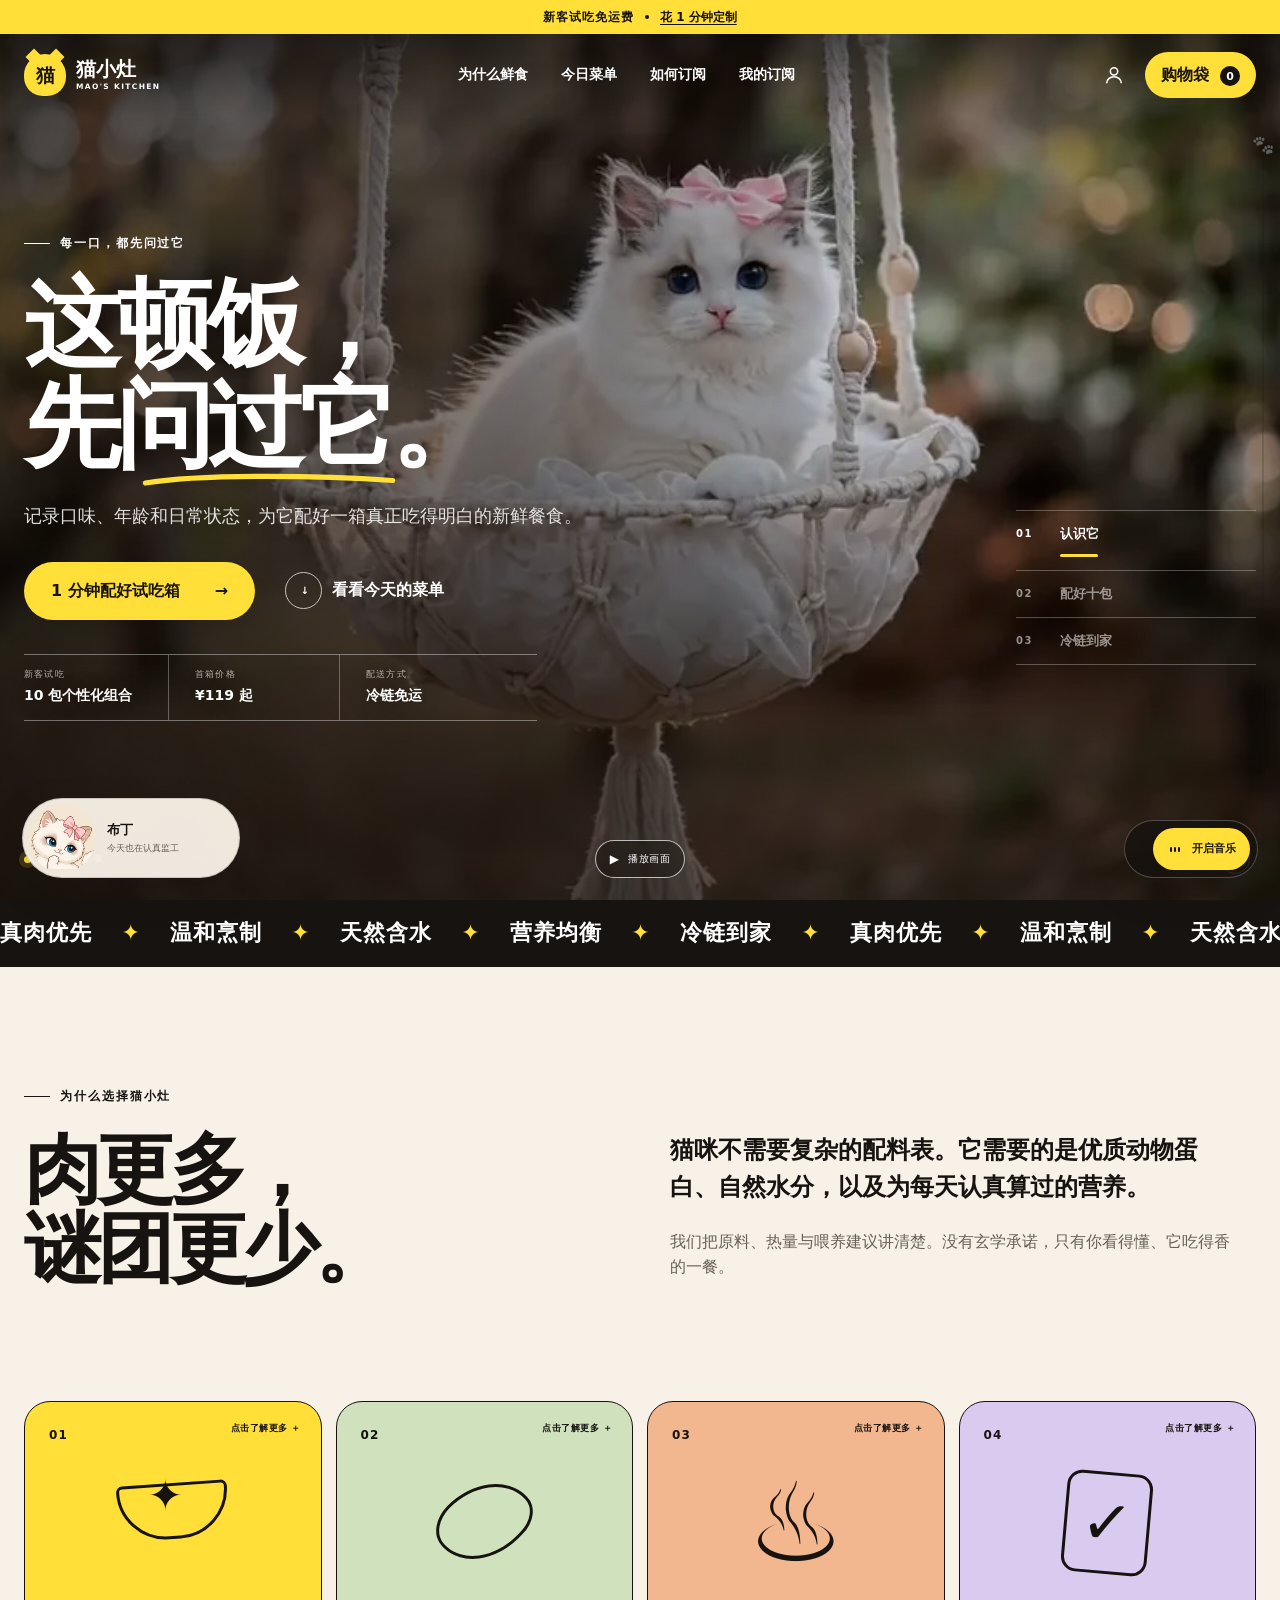
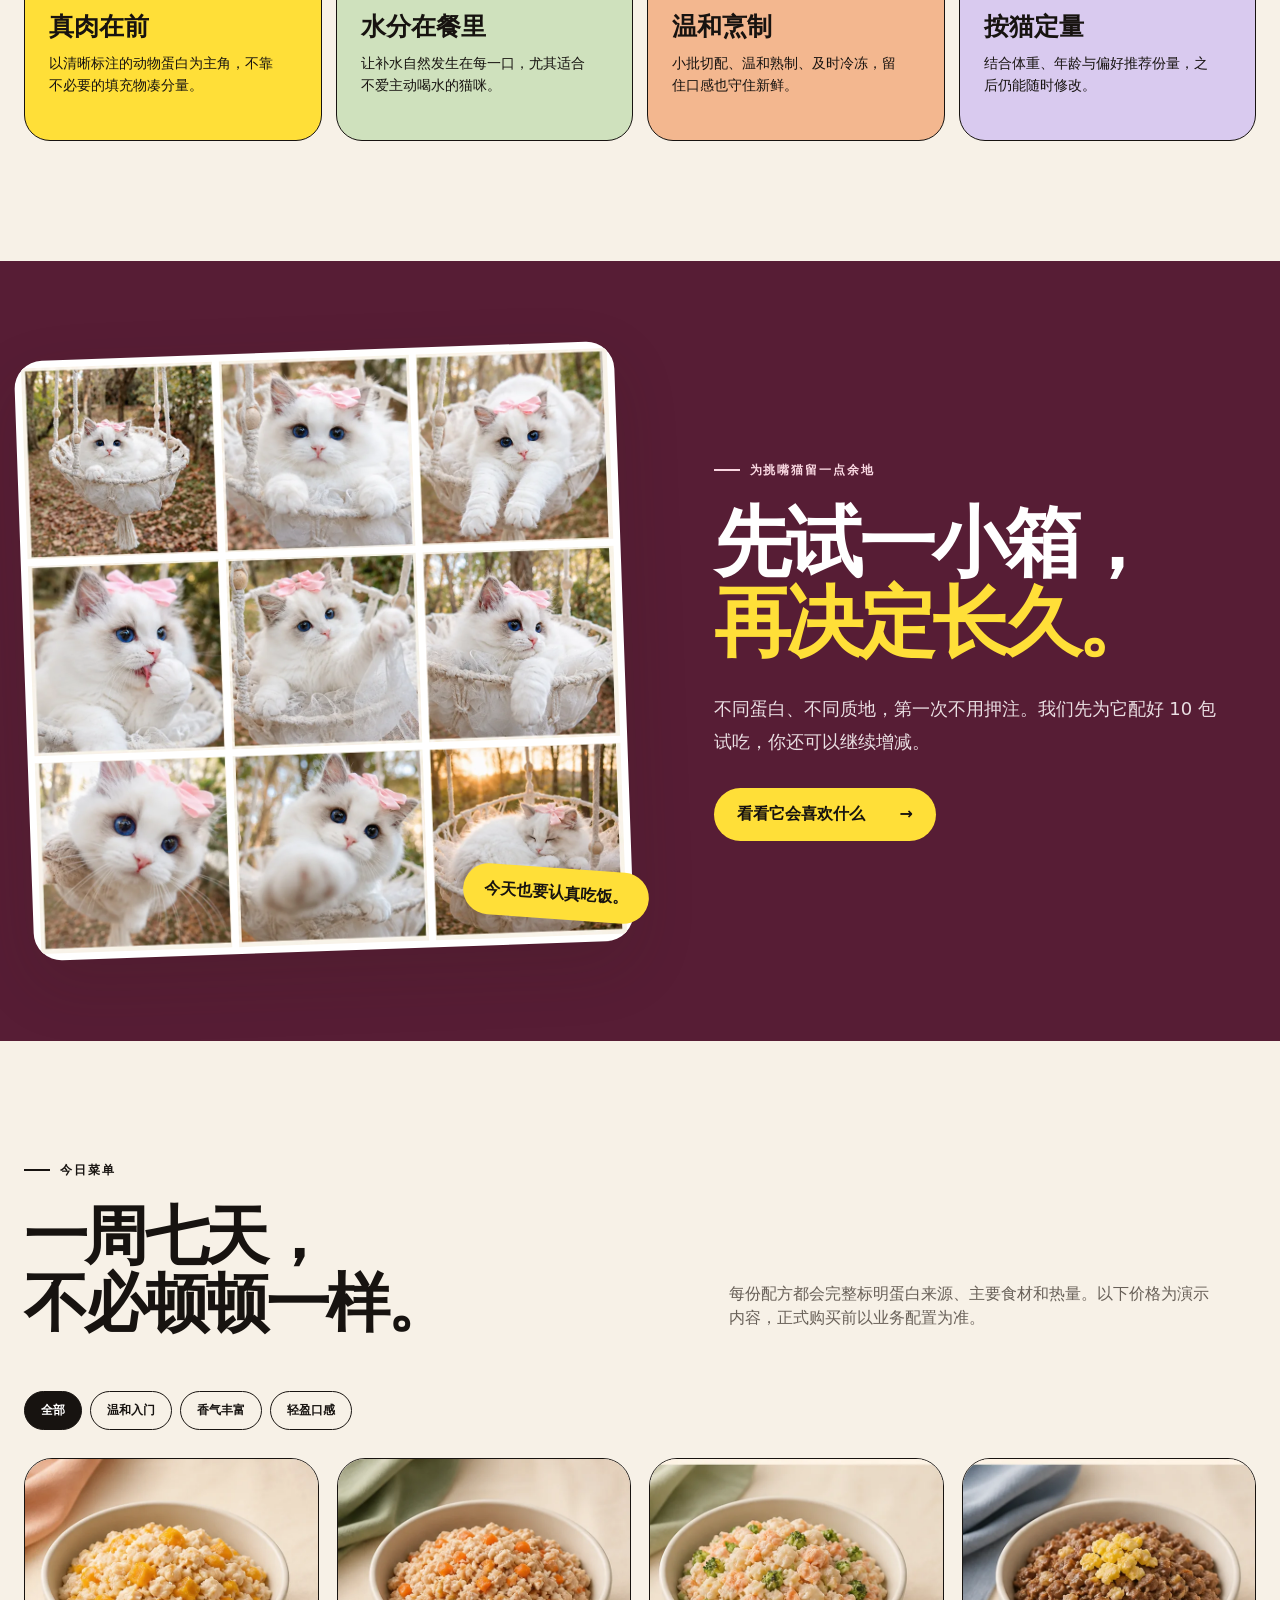
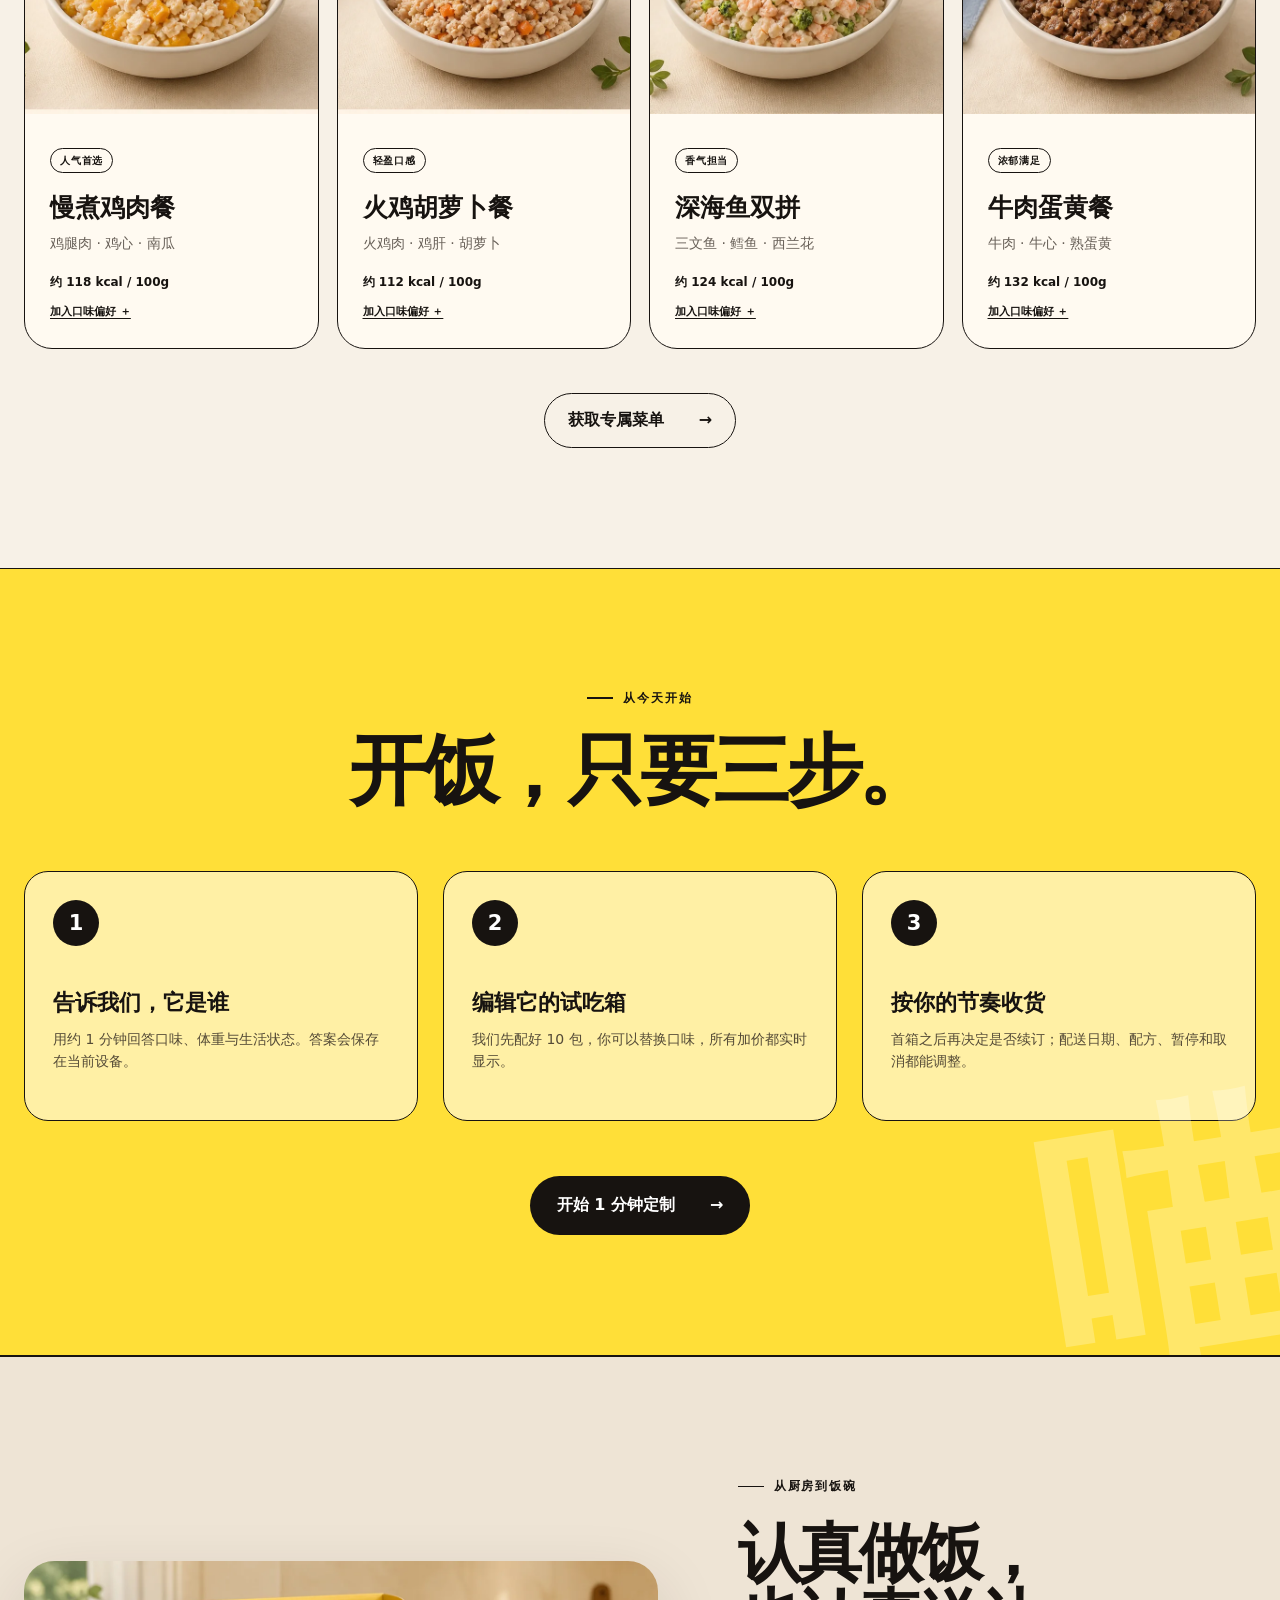
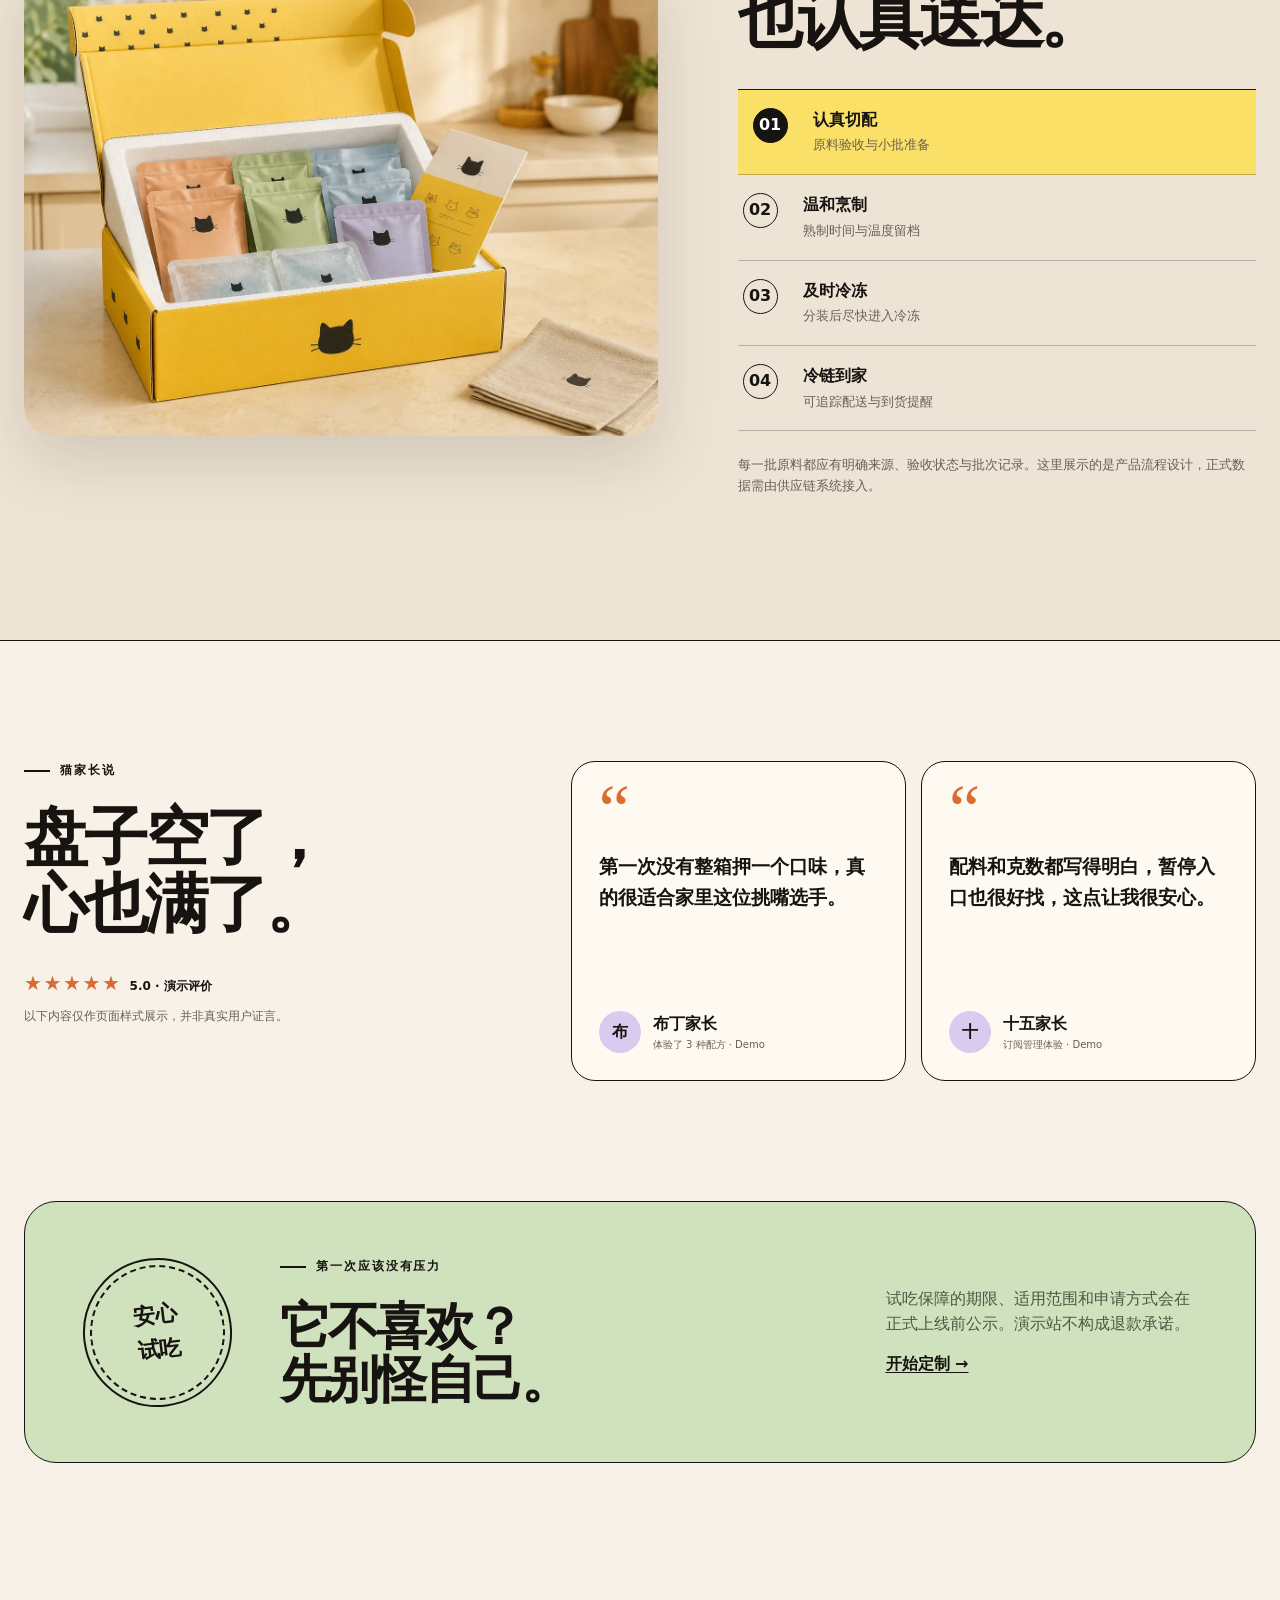
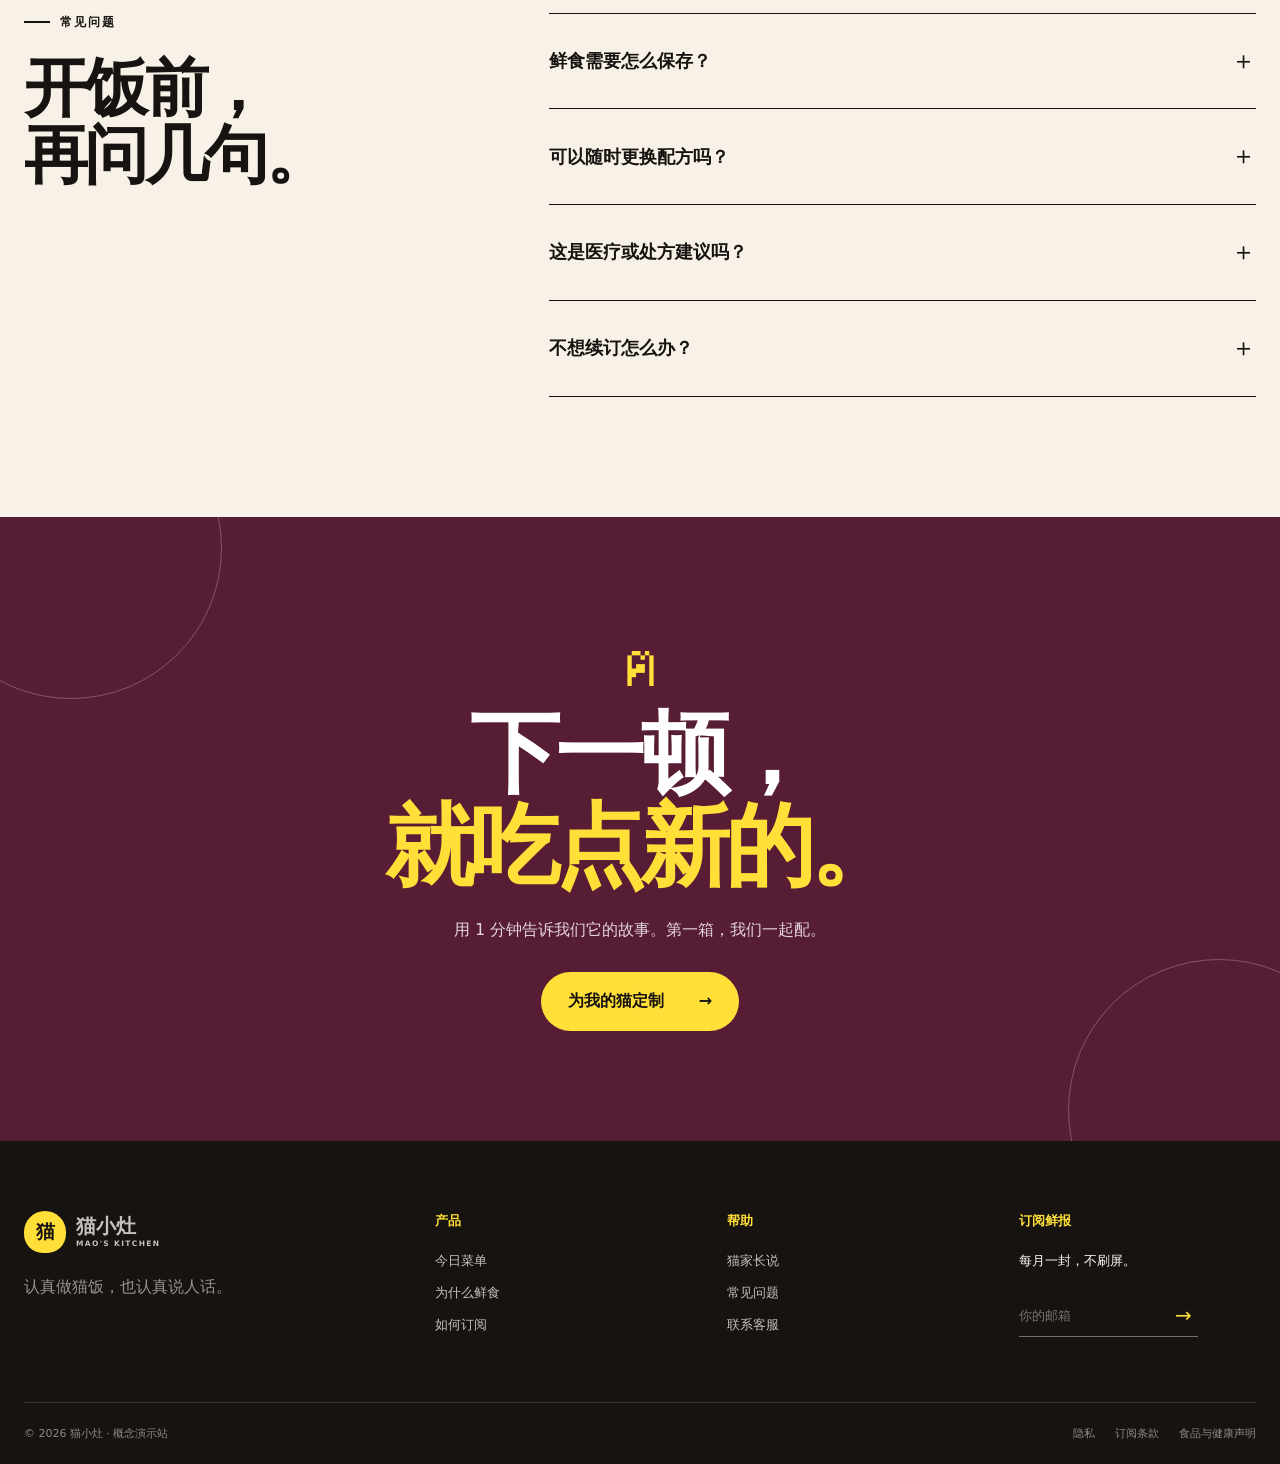
<file: index.html>
<!doctype html>
<html lang="zh-CN">
<head>
  <base href="/">
  <meta charset="UTF-8">
  <meta name="viewport" content="width=device-width, initial-scale=1.0">
  <meta name="description" content="猫小灶猫咪鲜食订阅——用一分钟了解猫咪，为它定制新鲜、透明、好调整的一餐。">
  <meta property="og:type" content="website">
  <meta property="og:title" content="猫小灶｜猫咪鲜食订阅">
  <meta property="og:description" content="用一分钟了解猫咪，为它配好一箱真正吃得明白的新鲜餐食。">
  <meta property="og:image" content="https://olivmonique482139-maker.github.io/assets/cat-grid.png">
  <meta property="og:url" content="https://olivmonique482139-maker.github.io/">
  <meta name="theme-color" content="#f7f1e7">
  <title>猫小灶｜猫咪鲜食订阅</title>
  <link rel="icon" href="/assets/ip/cat-favicon.ico" sizes="32x32 48x48 64x64">
  <link rel="preload" href="/assets/cat-story-poster.webp" as="image" type="image/webp">
  <link rel="stylesheet" href="/styles.css?v=18">
</head>
<body>
  <a class="skip-link" href="#main">跳到主要内容</a>
  <div class="promo" role="status">
    <span>新客试吃免运费</span>
    <span class="promo-dot" aria-hidden="true"></span>
    <button class="text-button" data-start-quiz>花 1 分钟定制</button>
  </div>

  <header class="site-header" id="top">
    <nav class="nav shell" aria-label="主导航">
      <button class="menu-button" id="menuButton" aria-label="打开菜单" aria-expanded="false" aria-controls="mobileMenu">
        <span></span><span></span>
      </button>
      <a class="brand" href="/" aria-label="猫小灶首页">
        <span class="brand-mark" aria-hidden="true">猫</span>
        <span>猫小灶<small>MAO'S KITCHEN</small></span>
      </a>
      <div class="nav-links" aria-label="页面栏目">
        <a href="/why-us">为什么鲜食</a>
        <a href="/recipes">今日菜单</a>
        <a href="/#how">如何订阅</a>
        <a href="/account">我的订阅</a>
      </div>
      <div class="nav-actions">
        <button class="icon-button account-button" aria-label="账户（演示）">
          <svg viewBox="0 0 24 24" aria-hidden="true"><circle cx="12" cy="8" r="4"></circle><path d="M4 21c0-4 3.6-7 8-7s8 3 8 7"></path></svg>
        </button>
        <button class="cart-button" id="cartButton" aria-label="打开购物袋">
          购物袋 <span id="cartCount">0</span>
        </button>
      </div>
    </nav>
    <div class="mobile-menu" id="mobileMenu" hidden>
      <a href="/why-us">为什么鲜食</a>
      <a href="/recipes">今日菜单</a>
      <a href="/#how">如何订阅</a>
      <a href="/account">我的订阅</a>
      <button class="button button-dark" data-start-quiz>开始定制</button>
    </div>
  </header>

  <main id="main">
    <section class="hero hero-cinematic" aria-labelledby="heroTitle">
      <div class="hero-media" aria-hidden="true">
        <video id="heroVideo" muted loop playsinline preload="none" poster="/assets/cat-story-poster.webp">
          <source src="/assets/cat-story-web.mp4" type="video/mp4">
        </video>
      </div>
      <div class="hero-shade" aria-hidden="true"></div>
      <div class="hero-stage shell">
        <div class="hero-copy">
          <p class="eyebrow"><span></span> 每一口，都先问过它</p>
          <h1 id="heroTitle">这顿饭，<br><em>先问过它。</em></h1>
          <p class="hero-lead">记录口味、年龄和日常状态，为它配好一箱真正吃得明白的新鲜餐食。</p>
          <div class="hero-cta">
            <button class="button button-yellow button-large" data-start-quiz>
              1 分钟配好试吃箱 <span aria-hidden="true">→</span>
            </button>
            <button class="play-link" data-scroll="#recipes">
              <span class="play-icon" aria-hidden="true">↓</span>
              看看今天的菜单
            </button>
          </div>
          <div class="hero-offer" aria-label="新客试吃信息">
            <span><small>新客试吃</small><strong>10 包个性化组合</strong></span>
            <span><small>首箱价格</small><strong>¥119 起</strong></span>
            <span><small>配送方式</small><strong>冷链免运</strong></span>
          </div>
        </div>
        <ol class="hero-chapters" aria-label="订阅流程">
          <li class="active"><b>01</b><span>认识它</span></li>
          <li><b>02</b><span>配好十包</span></li>
          <li><b>03</b><span>冷链到家</span></li>
        </ol>
      </div>
      <div class="hero-bottom shell">
        <p><span class="live-dot" aria-hidden="true"></span> 猫咪生活影像</p>
        <button class="video-control" id="videoControl" aria-label="播放视频"><span aria-hidden="true">▶</span><em>播放画面</em></button>
        <button class="scroll-cue" data-scroll="#why" aria-label="向下了解更多"><span>向下看看</span><i>↓</i></button>
      </div>
    </section>

    <section class="ticker" aria-label="产品特点">
      <div class="ticker-track">
        <span>真肉优先</span><i>✦</i><span>温和烹制</span><i>✦</i><span>天然含水</span><i>✦</i><span>营养均衡</span><i>✦</i><span>冷链到家</span><i>✦</i>
        <span aria-hidden="true">真肉优先</span><i aria-hidden="true">✦</i><span aria-hidden="true">温和烹制</span><i aria-hidden="true">✦</i><span aria-hidden="true">天然含水</span><i aria-hidden="true">✦</i>
      </div>
    </section>

    <section class="section intro shell" id="why">
      <div class="section-heading">
        <p class="eyebrow"><span></span> 为什么选择猫小灶</p>
        <h2>肉更多，<br>谜团更少。</h2>
      </div>
      <div class="intro-copy">
        <p class="big-copy">猫咪不需要复杂的配料表。它需要的是优质动物蛋白、自然水分，以及为每天认真算过的营养。</p>
        <p>我们把原料、热量与喂养建议讲清楚。没有玄学承诺，只有你看得懂、它吃得香的一餐。</p>
      </div>
      <div class="benefit-grid">
        <article class="benefit-card yellow" tabindex="0" role="button" data-benefit="protein" aria-expanded="false">
          <span class="card-number">01</span>
          <div class="line-icon bowl-icon" aria-hidden="true"></div>
          <h3>真肉在前</h3>
          <p>以清晰标注的动物蛋白为主角，不靠不必要的填充物凑分量。</p>
          <div class="benefit-detail">鸡肉、火鸡、鱼肉或牛肉会被明确写在配料表前列，并标注每包热量与主要营养信息。</div>
        </article>
        <article class="benefit-card green" tabindex="0" role="button" data-benefit="water" aria-expanded="false">
          <span class="card-number">02</span>
          <div class="line-icon drop-icon" aria-hidden="true"></div>
          <h3>水分在餐里</h3>
          <p>让补水自然发生在每一口，尤其适合不爱主动喝水的猫咪。</p>
          <div class="benefit-detail">鲜食天然含有更多水分。实际含水量需以每款配方的检测与标签信息为准。</div>
        </article>
        <article class="benefit-card peach" tabindex="0" role="button" data-benefit="cook" aria-expanded="false">
          <span class="card-number">03</span>
          <div class="line-icon flame-icon" aria-hidden="true"></div>
          <h3>温和烹制</h3>
          <p>小批切配、温和熟制、及时冷冻，留住口感也守住新鲜。</p>
          <div class="benefit-detail">从原料验收到分装冷冻，每一批次都应保留生产与质检记录，正式上线前需接入真实数据。</div>
        </article>
        <article class="benefit-card lilac" tabindex="0" role="button" data-benefit="plan" aria-expanded="false">
          <span class="card-number">04</span>
          <div class="line-icon plan-icon" aria-hidden="true"></div>
          <h3>按猫定量</h3>
          <p>结合体重、年龄与偏好推荐份量，之后仍能随时修改。</p>
          <div class="benefit-detail">推荐会说明使用了哪些答案、采用哪个规则版本，并允许你回到问卷重新计算。</div>
        </article>
      </div>
    </section>

    <section class="section story-band">
      <div class="shell split-story">
        <div class="story-image">
          <div class="cat-mosaic" aria-label="白色蓝眼猫咪在秋日树林吊篮中的九个可爱瞬间">
            <button style="--col:0;--row:0" data-gallery-index="0" aria-label="查看猫咪在吊篮中的远景"></button>
            <button style="--col:1;--row:0" data-gallery-index="1" aria-label="查看猫咪正面特写"></button>
            <button style="--col:2;--row:0" data-gallery-index="2" aria-label="查看猫咪伸出前爪"></button>
            <button style="--col:0;--row:1" data-gallery-index="3" aria-label="查看猫咪舔爪子"></button>
            <button style="--col:1;--row:1" data-gallery-index="4" aria-label="查看猫咪玩蕾丝"></button>
            <button style="--col:2;--row:1" data-gallery-index="5" aria-label="查看猫咪侧脸"></button>
            <button style="--col:0;--row:2" data-gallery-index="6" aria-label="查看猫咪靠近镜头"></button>
            <button style="--col:1;--row:2" data-gallery-index="7" aria-label="查看猫咪伸爪互动"></button>
            <button style="--col:2;--row:2" data-gallery-index="8" aria-label="查看猫咪在夕阳下睡觉"></button>
          </div>
          <span class="image-caption">今天也要认真吃饭。</span>
        </div>
        <div class="story-copy">
          <p class="eyebrow light"><span></span> 为挑嘴猫留一点余地</p>
          <h2>先试一小箱，<br><em>再决定长久。</em></h2>
          <p>不同蛋白、不同质地，第一次不用押注。我们先为它配好 10 包试吃，你还可以继续增减。</p>
          <button class="button button-yellow" data-start-quiz>看看它会喜欢什么 <span aria-hidden="true">→</span></button>
        </div>
      </div>
    </section>

    <section class="section shell" id="recipes">
      <div class="recipes-heading">
        <div>
          <p class="eyebrow"><span></span> 今日菜单</p>
          <h2>一周七天，<br>不必顿顿一样。</h2>
        </div>
        <p>每份配方都会完整标明蛋白来源、主要食材和热量。以下价格为演示内容，正式购买前以业务配置为准。</p>
      </div>
      <div class="recipe-filters" role="group" aria-label="筛选配方">
        <button class="active" data-recipe-filter="all">全部</button><button data-recipe-filter="gentle">温和入门</button><button data-recipe-filter="aroma">香气丰富</button><button data-recipe-filter="lean">轻盈口感</button>
      </div>
      <div class="recipe-grid">
        <article class="recipe-card recipe-chicken" data-tags="gentle lean" data-reveal>
          <button class="recipe-photo" data-recipe="chicken" aria-label="查看慢煮鸡肉餐详情"><img src="/assets/recipe-chicken-v2.webp" alt="慢煮鸡肉与南瓜鲜食" loading="lazy" decoding="async"><span>查看配料 →</span></button>
          <div class="recipe-info"><span class="pill">人气首选</span><h3>慢煮鸡肉餐</h3><p>鸡腿肉 · 鸡心 · 南瓜</p><strong>约 118 kcal / 100g</strong><button class="quick-add" data-prefer="chicken">加入口味偏好 ＋</button></div>
        </article>
        <article class="recipe-card recipe-turkey" data-tags="lean gentle" data-reveal>
          <button class="recipe-photo" data-recipe="turkey" aria-label="查看火鸡胡萝卜餐详情"><img src="/assets/recipe-turkey-v2.webp" alt="火鸡肉与胡萝卜鲜食" loading="lazy" decoding="async"><span>查看配料 →</span></button>
          <div class="recipe-info"><span class="pill">轻盈口感</span><h3>火鸡胡萝卜餐</h3><p>火鸡肉 · 鸡肝 · 胡萝卜</p><strong>约 112 kcal / 100g</strong><button class="quick-add" data-prefer="turkey">加入口味偏好 ＋</button></div>
        </article>
        <article class="recipe-card recipe-fish" data-tags="aroma" data-reveal>
          <button class="recipe-photo" data-recipe="fish" aria-label="查看深海鱼双拼详情"><img src="/assets/recipe-fish-v2.webp" alt="三文鱼、鳕鱼与西兰花鲜食" loading="lazy" decoding="async"><span>查看配料 →</span></button>
          <div class="recipe-info"><span class="pill">香气担当</span><h3>深海鱼双拼</h3><p>三文鱼 · 鳕鱼 · 西兰花</p><strong>约 124 kcal / 100g</strong><button class="quick-add" data-prefer="fish">加入口味偏好 ＋</button></div>
        </article>
        <article class="recipe-card recipe-beef" data-tags="aroma" data-reveal>
          <button class="recipe-photo" data-recipe="beef" aria-label="查看牛肉蛋黄餐详情"><img src="/assets/recipe-beef-v2.webp" alt="牛肉与蛋黄鲜食" loading="lazy" decoding="async"><span>查看配料 →</span></button>
          <div class="recipe-info"><span class="pill">浓郁满足</span><h3>牛肉蛋黄餐</h3><p>牛肉 · 牛心 · 熟蛋黄</p><strong>约 132 kcal / 100g</strong><button class="quick-add" data-prefer="beef">加入口味偏好 ＋</button></div>
        </article>
      </div>
      <div class="center-action"><button class="button button-outline" data-start-quiz>获取专属菜单 <span aria-hidden="true">→</span></button></div>
    </section>

    <section class="section how-section" id="how">
      <div class="shell">
        <div class="how-title">
          <p class="eyebrow"><span></span> 从今天开始</p>
          <h2>开饭，只要三步。</h2>
        </div>
        <ol class="steps">
          <li><span class="step-no">1</span><div><h3>告诉我们，它是谁</h3><p>用约 1 分钟回答口味、体重与生活状态。答案会保存在当前设备。</p></div></li>
          <li><span class="step-no">2</span><div><h3>编辑它的试吃箱</h3><p>我们先配好 10 包，你可以替换口味，所有加价都实时显示。</p></div></li>
          <li><span class="step-no">3</span><div><h3>按你的节奏收货</h3><p>首箱之后再决定是否续订；配送日期、配方、暂停和取消都能调整。</p></div></li>
        </ol>
        <button class="button button-dark button-large" data-start-quiz>开始 1 分钟定制 <span aria-hidden="true">→</span></button>
      </div>
    </section>

    <section class="section process-section" id="process">
      <div class="shell process-layout">
        <div class="process-visual" data-reveal><img src="/assets/delivery-box-v2.webp" alt="黄色冷链箱中整齐放置着多种颜色的猫咪鲜食餐包" loading="lazy" decoding="async"></div>
        <div class="process-copy">
          <p class="eyebrow"><span></span> 从厨房到饭碗</p><h2>认真做饭，<br>也认真送达。</h2>
          <div class="process-tabs" role="tablist" aria-label="鲜食制作与配送过程">
            <button class="active" role="tab" aria-selected="true" data-process="prep"><b>01</b><span><strong>认真切配</strong><small>原料验收与小批准备</small></span></button>
            <button role="tab" aria-selected="false" data-process="cook"><b>02</b><span><strong>温和烹制</strong><small>熟制时间与温度留档</small></span></button>
            <button role="tab" aria-selected="false" data-process="freeze"><b>03</b><span><strong>及时冷冻</strong><small>分装后尽快进入冷冻</small></span></button>
            <button role="tab" aria-selected="false" data-process="deliver"><b>04</b><span><strong>冷链到家</strong><small>可追踪配送与到货提醒</small></span></button>
          </div>
          <p class="process-description" id="processDescription">每一批原料都应有明确来源、验收状态与批次记录。这里展示的是产品流程设计，正式数据需由供应链系统接入。</p>
        </div>
      </div>
    </section>

    <section class="section shell reviews" id="stories">
      <div class="review-summary">
        <p class="eyebrow"><span></span> 猫家长说</p>
        <h2>盘子空了，<br>心也满了。</h2>
        <div class="rating" aria-label="5 星演示评价">★★★★★ <span>5.0 · 演示评价</span></div>
        <p class="demo-note">以下内容仅作页面样式展示，并非真实用户证言。</p>
      </div>
      <div class="review-cards">
        <article><div class="quote">“</div><p>第一次没有整箱押一个口味，真的很适合家里这位挑嘴选手。</p><footer><span class="avatar">布</span><div><strong>布丁家长</strong><small>体验了 3 种配方 · Demo</small></div></footer></article>
        <article><div class="quote">“</div><p>配料和克数都写得明白，暂停入口也很好找，这点让我很安心。</p><footer><span class="avatar">十</span><div><strong>十五家长</strong><small>订阅管理体验 · Demo</small></div></footer></article>
      </div>
    </section>

    <section class="guarantee shell">
      <div class="guarantee-mark" aria-hidden="true">安心<br>试吃</div>
      <div><p class="eyebrow"><span></span> 第一次应该没有压力</p><h2>它不喜欢？<br>先别怪自己。</h2></div>
      <div><p>试吃保障的期限、适用范围和申请方式会在正式上线前公示。演示站不构成退款承诺。</p><button class="text-link" data-start-quiz>开始定制 <span aria-hidden="true">→</span></button></div>
    </section>

    <section class="section shell faq-section" id="faq">
      <div><p class="eyebrow"><span></span> 常见问题</p><h2>开饭前，<br>再问几句。</h2></div>
      <div class="faq-list">
        <details><summary>鲜食需要怎么保存？<span>＋</span></summary><p>冷冻保存；喂食前按包装说明冷藏解冻。开封后请尽快食用，不反复冷冻。</p></details>
        <details><summary>可以随时更换配方吗？<span>＋</span></summary><p>可以。每次订单锁定前都可调整口味和数量，演示站会展示完整操作流程。</p></details>
        <details><summary>这是医疗或处方建议吗？<span>＋</span></summary><p>不是。问卷只用于餐食筛选与风险提示。猫咪有疾病、过敏或正在用药时，请先咨询兽医。</p></details>
        <details><summary>不想续订怎么办？<span>＋</span></summary><p>正式服务中，暂停与取消会和订阅入口处于同一层级，不强制联系客服。</p></details>
      </div>
    </section>

    <section class="final-cta">
      <div class="shell final-cta-inner">
        <div class="mini-cat" aria-hidden="true">ฅ</div>
        <h2>下一顿，<br><em>就吃点新的。</em></h2>
        <p>用 1 分钟告诉我们它的故事。第一箱，我们一起配。</p>
        <button class="button button-yellow button-large" data-start-quiz>为我的猫定制 <span aria-hidden="true">→</span></button>
      </div>
    </section>
  </main>

  <footer class="footer">
    <div class="shell footer-top">
      <div class="footer-brand"><a class="brand brand-light" href="/"><span class="brand-mark">猫</span><span>猫小灶<small>MAO'S KITCHEN</small></span></a><p>认真做猫饭，也认真说人话。</p></div>
      <div><strong>产品</strong><a href="/recipes">今日菜单</a><a href="/why-us">为什么鲜食</a><a href="/#how">如何订阅</a></div>
      <div><strong>帮助</strong><a href="/#stories">猫家长说</a><a href="/faq">常见问题</a><a href="mailto:hello@example.com">联系客服</a></div>
      <div><strong>订阅鲜报</strong><p>每月一封，不刷屏。</p><form id="newsletterForm"><label class="sr-only" for="newsletterEmail">邮箱</label><div class="email-row"><input id="newsletterEmail" type="email" placeholder="你的邮箱" required><button aria-label="订阅">→</button></div></form></div>
    </div>
    <div class="shell footer-bottom"><span>© 2026 猫小灶 · 概念演示站</span><span><a href="/policies/privacy">隐私</a><a href="/policies/subscription">订阅条款</a><a href="/policies/health">食品与健康声明</a></span></div>
  </footer>

  <dialog class="quiz-dialog" id="quizDialog" aria-labelledby="quizTitle">
    <div class="quiz-shell">
      <header class="quiz-header">
        <a class="brand" href="#" tabindex="-1"><span class="brand-mark">猫</span><span>猫小灶<small>MAO'S KITCHEN</small></span></a>
        <div class="progress-wrap"><span id="progressText">准备开始</span><div class="progress" role="progressbar" aria-label="定制进度" aria-valuemin="0" aria-valuemax="100" aria-valuenow="0"><span id="progressBar"></span></div></div>
        <button class="dialog-close" id="quizClose" aria-label="关闭定制问卷">×</button>
      </header>
      <div id="quizContent" class="quiz-content" aria-live="polite"></div>
    </div>
  </dialog>

  <dialog class="cart-dialog" id="cartDialog" aria-labelledby="cartTitle">
    <div class="cart-panel">
      <header><div><p class="eyebrow"><span></span> 你的试吃箱</p><h2 id="cartTitle">购物袋</h2></div><button class="dialog-close" id="cartClose" aria-label="关闭购物袋">×</button></header>
      <div id="cartContent"></div>
    </div>
  </dialog>

  <dialog class="recipe-dialog" id="recipeDialog" aria-labelledby="recipeTitle"><div class="recipe-drawer"><button class="dialog-close" id="recipeClose" aria-label="关闭配方详情">×</button><div id="recipeContent"></div></div></dialog>
  <dialog class="gallery-dialog" id="galleryDialog" aria-label="猫咪照片浏览"><div class="gallery-view"><button class="dialog-close" id="galleryClose" aria-label="关闭照片">×</button><button class="gallery-nav prev" data-gallery-nav="-1" aria-label="上一张">←</button><div class="gallery-photo" id="galleryPhoto"></div><p id="galleryCaption"></p><button class="gallery-nav next" data-gallery-nav="1" aria-label="下一张">→</button></div></dialog>

  <div class="paw-progress" aria-hidden="true"><span id="pawProgress">🐾</span></div>

  <aside class="ip-companion" id="ipCompanion" aria-label="布丁，猫小灶的 2D Q 版店长">
    <span class="ip-companion-media" aria-hidden="true">
      <video id="ipCompanionVideo" data-ambient-video muted loop playsinline preload="none" poster="/assets/ip/cat-avatar-128.png">
        <source src="/assets/ip/cat-idle-loop-v03-clean.mp4" type="video/mp4">
      </video>
    </span>
    <span><strong>布丁</strong><small>今天也在认真监工</small></span>
  </aside>

  <div class="music-player" id="musicPlayer">
    <div class="music-meta" aria-hidden="true">
      <strong>fluffy</strong>
      <small>HarumachiMusic</small>
    </div>
    <button class="music-control" id="musicControl" type="button" aria-label="播放背景音乐" aria-pressed="false">
      <span class="music-equalizer" aria-hidden="true"><i></i><i></i><i></i></span>
      <span class="music-label">开启音乐</span>
    </button>
  </div>
  <audio id="backgroundMusic" loop preload="none">
    <source src="/assets/fluffy-cute-piano.mp3" type="audio/mpeg">
  </audio>
  <div class="toast" id="toast" role="status" aria-live="polite"></div>
  <script src="/app.js?v=15" type="module"></script>
</body>
</html>
</file>
<file: styles.css>
:root {
  --cream:#f7f1e7; --paper:#fffaf1; --ink:#171310; --muted:#686058; --yellow:#ffdf38;
  --green:#cfe1bd; --peach:#f3b78f; --lilac:#d9caef; --orange:#d86d34; --wine:#571d35;
  --line:rgba(23,19,16,.17); --radius:26px; --shadow:0 24px 64px rgba(48,31,17,.15);
}
*{box-sizing:border-box}
html{scroll-behavior:smooth;overflow-x:clip}
body{margin:0;color:var(--ink);background:var(--cream);font-family:"Segoe UI","Microsoft YaHei UI","PingFang SC",system-ui,sans-serif;line-height:1.55;overflow-x:hidden}
body.no-scroll{overflow:hidden}
button,input{font:inherit}
button,a{touch-action:manipulation}
button{color:inherit}
a{color:inherit;text-decoration:none}
img,video{display:block;max-width:100%}
h1,h2,h3,p{margin-top:0}
h1,h2{font-family:"Microsoft YaHei UI","PingFang SC",system-ui,sans-serif;letter-spacing:-.055em;line-height:1.04}
h2{font-size:clamp(2.55rem,5vw,5.6rem);margin-bottom:0;font-weight:900}
em{font-style:normal;color:var(--orange)}
.shell{width:min(1240px,calc(100% - 48px));margin-inline:auto}
.sr-only{position:absolute;width:1px;height:1px;padding:0;margin:-1px;overflow:hidden;clip:rect(0,0,0,0);white-space:nowrap;border:0}
.skip-link{position:fixed;top:8px;left:8px;z-index:9999;background:#fff;padding:10px 16px;transform:translateY(-150%);border:2px solid var(--ink)}
.skip-link:focus{transform:none}
:focus-visible{outline:3px solid #2e62da;outline-offset:4px}
.promo{height:34px;background:var(--yellow);display:flex;align-items:center;justify-content:center;gap:11px;text-transform:uppercase;font-size:12px;font-weight:800;letter-spacing:.08em}
.promo-dot{width:4px;height:4px;background:var(--ink);border-radius:50%}
.text-button,.text-link{border:0;background:none;padding:0;font-weight:800;text-decoration:underline;text-decoration-thickness:1px;text-underline-offset:3px;cursor:pointer}
.site-header{position:sticky;top:0;z-index:50;background:rgba(247,241,231,.9);border-bottom:1px solid transparent;backdrop-filter:blur(14px);transition:.25s}
.site-header.scrolled{border-color:var(--line);box-shadow:0 8px 24px rgba(39,25,14,.07)}
.nav{height:82px;display:grid;grid-template-columns:auto 1fr auto;align-items:center;gap:38px}
.brand{display:flex;align-items:center;gap:10px;font-size:20px;font-weight:900;line-height:1}
.brand small{display:block;font-size:7.5px;letter-spacing:.18em;margin-top:4px;font-weight:700}
.brand-mark{width:42px;height:42px;border-radius:50% 50% 45% 45%;background:var(--ink);color:var(--yellow);display:grid;place-items:center;font-size:19px;position:relative}
.brand-mark::before,.brand-mark::after{content:"";position:absolute;top:-3px;width:12px;height:12px;background:var(--ink);transform:rotate(45deg);z-index:-1}
.brand-mark::before{left:4px}.brand-mark::after{right:4px}
.nav-links{display:flex;justify-content:center;gap:33px;font-size:14px;font-weight:700}
.nav-links a{position:relative;padding:8px 0}
.nav-links a::after{content:"";height:2px;background:var(--ink);position:absolute;left:0;right:100%;bottom:2px;transition:.2s}
.nav-links a:hover::after{right:0}
.nav-actions{display:flex;align-items:center;gap:10px}
.icon-button,.cart-button,.menu-button{border:0;background:transparent;cursor:pointer}
.icon-button{width:42px;height:42px;display:grid;place-items:center}
.icon-button svg{width:22px;fill:none;stroke:currentColor;stroke-width:1.7}
.cart-button{background:var(--ink);color:#fff;border-radius:999px;padding:11px 16px;font-weight:700}
.cart-button span{display:inline-grid;place-items:center;width:20px;height:20px;margin-left:5px;border-radius:50%;background:var(--yellow);color:var(--ink);font-size:11px}
.menu-button,.mobile-menu{display:none}
.hero{min-height:720px;padding-block:60px 88px;display:grid;grid-template-columns:1fr 1.08fr;gap:80px;align-items:center}
.hero-copy{padding-left:3vw;position:relative;z-index:2}
.eyebrow{text-transform:uppercase;font-size:12px;letter-spacing:.16em;font-weight:800;display:flex;align-items:center;gap:10px;margin-bottom:24px}
.eyebrow>span{display:inline-block;width:26px;height:1.5px;background:currentColor}
.hero h1{font-size:clamp(4.2rem,7.2vw,7.9rem);font-weight:900;margin-bottom:26px}
.hero h1 em{display:inline-block;position:relative}
.hero h1 em::after{content:"";position:absolute;left:3%;right:-4%;bottom:-14px;height:17px;background:url("data:image/svg+xml,%3Csvg xmlns='http://www.w3.org/2000/svg' viewBox='0 0 300 20'%3E%3Cpath d='M4 13C70 2 209 4 295 10' fill='none' stroke='%23d86d34' stroke-width='6' stroke-linecap='round'/%3E%3C/svg%3E") center/100% 100% no-repeat}
.hero-lead{font-size:18px;line-height:1.75;max-width:520px;color:#514943;margin-bottom:32px}
.hero-cta{display:flex;align-items:center;gap:24px;flex-wrap:wrap}
.button{border:0;border-radius:999px;padding:14px 23px;display:inline-flex;align-items:center;justify-content:center;gap:35px;font-weight:800;cursor:pointer;transition:transform .2s,box-shadow .2s,background .2s}
.button:hover{transform:translateY(-2px);box-shadow:0 10px 22px rgba(30,18,10,.16)}
.button-dark{background:var(--ink);color:#fff}.button-dark:hover{background:#332a25}
.button-yellow{background:var(--yellow);color:var(--ink)}
.button-large{padding:17px 27px;min-height:58px}
.button-outline{background:transparent;border:1.5px solid var(--ink)}
.play-link{border:0;background:none;font-weight:700;display:flex;align-items:center;gap:10px;cursor:pointer}
.play-icon{width:37px;height:37px;border:1px solid var(--ink);display:grid;place-items:center;border-radius:50%;font-size:10px;padding-left:2px}
.trust-row{display:flex;gap:20px;flex-wrap:wrap;margin-top:31px;color:#635b54;font-size:12px;font-weight:700}
.hero-media{position:relative;isolation:isolate;padding:18px 18px 26px 0}
.hero-media video{width:100%;aspect-ratio:5/6;object-fit:cover;border-radius:46% 46% 28px 28px;box-shadow:var(--shadow);position:relative;z-index:1;background:#d4c5b3}
.sun-shape{position:absolute;right:-13%;top:-8%;width:82%;aspect-ratio:1;background:var(--yellow);border-radius:50%;z-index:-1}
.hero-media::after{content:"";position:absolute;left:-25px;bottom:0;width:76%;height:35%;border:2px solid var(--orange);border-radius:50%;z-index:-1;transform:rotate(-8deg)}
.hero-note{position:absolute;z-index:3;left:-72px;bottom:35px;background:var(--paper);box-shadow:var(--shadow);padding:17px 20px 17px 48px;border-radius:18px;min-width:260px}
.hero-note strong,.hero-note small{display:block}.hero-note small{color:var(--muted);font-size:11px;margin-top:2px}.spark{position:absolute;left:17px;top:20px;font-size:20px;color:var(--orange)}
.hero-sticker{position:absolute;z-index:4;right:-17px;top:42%;width:88px;height:88px;border-radius:50%;background:var(--wine);color:#fff;display:grid;place-items:center;text-align:center;font-weight:900;line-height:1.05;transform:rotate(10deg);border:3px solid var(--cream);box-shadow:0 5px 20px rgba(0,0,0,.22)}
.video-control{position:absolute;z-index:5;right:35px;bottom:47px;width:42px;height:42px;border-radius:50%;border:1px solid rgba(255,255,255,.7);background:rgba(16,12,9,.56);color:#fff;cursor:pointer;backdrop-filter:blur(6px)}
.ticker{height:67px;background:var(--ink);color:#fff;overflow:clip;contain:layout paint;display:flex;align-items:center;width:100%;position:relative;z-index:3}
.ticker-track{display:flex;align-items:center;gap:29px;white-space:nowrap;font-size:22px;font-weight:900;text-transform:uppercase;letter-spacing:.05em;animation:ticker 22s linear infinite}
.ticker-track i{color:var(--yellow);font-style:normal}
@keyframes ticker{to{transform:translateX(-50%)}}
.section{padding-block:120px}
.intro{display:grid;grid-template-columns:1fr 1fr;gap:60px}
.section-heading h2{font-size:clamp(3.8rem,6vw,6.8rem)}
.intro-copy{padding-top:45px;max-width:570px;color:var(--muted)}
.intro-copy .big-copy{font-size:24px;line-height:1.55;color:var(--ink);font-weight:600}
.benefit-grid{grid-column:1/-1;display:grid;grid-template-columns:repeat(4,1fr);gap:14px;margin-top:45px}
.benefit-card{border:1px solid var(--ink);border-radius:var(--radius);padding:24px;min-height:340px;display:flex;flex-direction:column;position:relative;overflow:hidden;transition:transform .25s}
.benefit-card:hover{transform:translateY(-7px) rotate(-.5deg)}
.benefit-card.yellow{background:var(--yellow)}.benefit-card.green{background:var(--green)}.benefit-card.peach{background:var(--peach)}.benefit-card.lilac{background:var(--lilac)}
.card-number{font-size:12px;font-weight:800;letter-spacing:.1em}
.benefit-card h3{font-size:25px;margin:22px 0 7px}.benefit-card p{font-size:14px;margin:0;max-width:235px}
.line-icon{height:125px;margin-top:16px;position:relative}
.bowl-icon::before{content:"";position:absolute;width:105px;height:50px;border:3px solid var(--ink);border-radius:10px 10px 80px 80px;left:50%;top:40%;transform:translate(-50%,-50%) rotate(-4deg)}
.bowl-icon::after{content:"✦";position:absolute;font-size:42px;left:47%;top:28%;transform:translate(-50%,-50%)}
.drop-icon::before{content:"";position:absolute;width:67px;height:89px;border:3px solid var(--ink);border-radius:68% 32% 65% 35%;left:50%;top:48%;transform:translate(-50%,-50%) rotate(45deg)}
.flame-icon::before{content:"♨";font-size:110px;line-height:1;position:absolute;left:50%;top:50%;transform:translate(-50%,-50%)}
.plan-icon::before{content:"✓";position:absolute;width:80px;height:96px;border:3px solid var(--ink);border-radius:15px;left:50%;top:50%;transform:translate(-50%,-50%) rotate(5deg);font-size:62px;text-align:center;line-height:96px}
.story-band{background:var(--wine);color:#fff;padding-block:90px}
.split-story{display:grid;grid-template-columns:1.05fr .95fr;gap:90px;align-items:center}
.story-image{position:relative}.story-image img{border-radius:30px;aspect-ratio:1;object-fit:cover;box-shadow:0 28px 65px rgba(0,0,0,.28);transform:rotate(-2deg)}
.image-caption{position:absolute;right:-25px;bottom:32px;background:var(--yellow);color:var(--ink);padding:13px 21px;border-radius:999px;font-weight:900;transform:rotate(4deg)}
.eyebrow.light{color:#f8d7e1}
.story-copy h2{font-size:clamp(3.8rem,6vw,6.6rem)}.story-copy h2 em{color:var(--yellow)}
.story-copy>p:not(.eyebrow){font-size:18px;line-height:1.8;color:#eadfe3;max-width:510px;margin:30px 0}
.recipes-heading{display:grid;grid-template-columns:1.1fr .9fr;gap:60px;align-items:end;margin-bottom:55px}.recipes-heading>p{color:var(--muted);max-width:480px;margin-bottom:5px}
.recipe-grid{display:grid;grid-template-columns:repeat(3,1fr);gap:18px}
.recipe-card{border:1px solid var(--ink);border-radius:28px;overflow:hidden;background:var(--paper);transition:.25s}.recipe-card:hover{transform:translateY(-6px);box-shadow:var(--shadow)}
.recipe-art{height:320px;display:grid;place-items:center;position:relative;overflow:hidden}
.recipe-chicken .recipe-art{background:#f2c494}.recipe-turkey .recipe-art{background:#ccdfc0}.recipe-fish .recipe-art{background:#ced9f1}
.recipe-art::before,.recipe-art::after{content:"";position:absolute;border:2px solid currentColor;border-radius:50%;width:210px;height:210px;opacity:.24}.recipe-art::before{transform:translate(-40%,-40%)}.recipe-art::after{transform:translate(45%,40%)}
.plate{width:205px;height:205px;border-radius:50%;background:#fff7e9;border:14px solid rgba(255,255,255,.5);box-shadow:0 18px 30px rgba(73,39,20,.16);display:grid;place-items:center;transform:rotate(-7deg)}
.plate span{width:120px;height:90px;border-radius:45% 55% 42% 58%;display:grid;place-items:center;font-size:28px;font-weight:900;background:var(--orange);color:#fff}.recipe-turkey .plate span{background:#79935e}.recipe-fish .plate span{background:#557ab1}
.recipe-info{padding:25px}.pill{display:inline-block;font-size:10px;font-weight:900;letter-spacing:.08em;text-transform:uppercase;border:1px solid var(--ink);border-radius:999px;padding:4px 9px}.recipe-info h3{font-size:25px;margin:16px 0 5px}.recipe-info p{color:var(--muted);margin-bottom:18px;font-size:14px}.recipe-info strong{font-size:12px}.center-action{text-align:center;margin-top:44px}
.how-section{background:var(--yellow);border-block:1px solid var(--ink);position:relative;overflow:hidden}.how-section::after{content:"喵";position:absolute;right:-40px;bottom:-105px;font-size:280px;font-weight:900;color:rgba(255,255,255,.25);transform:rotate(-9deg)}
.how-title{text-align:center;margin-bottom:60px}.how-title .eyebrow{justify-content:center}.how-title h2{font-size:clamp(3.5rem,6vw,6rem)}
.steps{list-style:none;padding:0;display:grid;grid-template-columns:repeat(3,1fr);gap:25px;margin:0 0 55px;counter-reset:steps}.steps li{background:rgba(255,255,255,.55);border:1px solid var(--ink);border-radius:24px;padding:28px;min-height:250px}.step-no{display:grid;place-items:center;width:46px;height:46px;background:var(--ink);color:#fff;border-radius:50%;font-size:21px;font-weight:900;margin-bottom:40px}.steps h3{font-size:22px;margin-bottom:9px}.steps p{font-size:14px;margin:0;color:#554b37}.how-section .button{display:flex;margin-inline:auto}
.reviews{display:grid;grid-template-columns:.8fr 1.2fr;gap:90px;align-items:start}.rating{margin:31px 0 8px;color:var(--orange);letter-spacing:.08em;font-size:20px}.rating span{color:var(--ink);font-size:12px;letter-spacing:0;font-weight:800}.demo-note{font-size:12px;color:var(--muted)}
.review-cards{display:grid;grid-template-columns:1fr 1fr;gap:15px}.review-cards article{border:1px solid var(--ink);border-radius:24px;padding:27px;background:var(--paper);min-height:320px;display:flex;flex-direction:column}.quote{font-family:Georgia;font-size:70px;color:var(--orange);line-height:.6}.review-cards article>p{font-size:19px;line-height:1.6;font-weight:600;margin-top:20px}.review-cards footer{display:flex;gap:12px;align-items:center;margin-top:auto}.avatar{width:42px;height:42px;border-radius:50%;background:var(--lilac);display:grid;place-items:center;font-weight:900}.review-cards footer strong,.review-cards footer small{display:block}.review-cards footer small{font-size:10px;color:var(--muted)}
.guarantee{margin-bottom:30px;background:var(--green);border:1px solid var(--ink);border-radius:32px;padding:55px 65px;display:grid;grid-template-columns:150px 1.3fr .7fr;gap:40px;align-items:center}.guarantee-mark{width:135px;height:135px;border:2px dashed var(--ink);outline:2px solid var(--ink);outline-offset:5px;border-radius:50%;display:grid;place-items:center;text-align:center;font-size:22px;font-weight:900;transform:rotate(-7deg)}.guarantee h2{font-size:clamp(2.8rem,4vw,4.8rem)}.guarantee>div:last-child p{color:#4e5845}.text-link{font-size:16px}
.faq-section{display:grid;grid-template-columns:.75fr 1.25fr;gap:100px}.faq-list{border-top:1px solid var(--ink)}.faq-list details{border-bottom:1px solid var(--ink);padding:4px 0}.faq-list summary{list-style:none;cursor:pointer;display:flex;justify-content:space-between;align-items:center;padding:24px 0;font-size:18px;font-weight:800}.faq-list summary::-webkit-details-marker{display:none}.faq-list summary span{font-size:25px;font-weight:400;transition:.2s}.faq-list details[open] summary span{transform:rotate(45deg)}.faq-list details p{color:var(--muted);max-width:650px;padding-bottom:22px}
.final-cta{background:var(--wine);color:#fff;text-align:center;padding:110px 0;position:relative;overflow:hidden}.final-cta::before,.final-cta::after{content:"";position:absolute;width:300px;height:300px;border-radius:50%;border:1px solid rgba(255,255,255,.25)}.final-cta::before{left:-80px;top:-120px}.final-cta::after{right:-90px;bottom:-120px}.final-cta-inner{position:relative;z-index:1}.mini-cat{font-size:70px;color:var(--yellow);line-height:1}.final-cta h2{font-size:clamp(4rem,7vw,7rem);margin:10px 0 25px}.final-cta h2 em{color:var(--yellow)}.final-cta p{color:#e4d5db;margin-bottom:29px}
.footer{background:var(--ink);color:#fff;padding-top:70px}.footer-top{display:grid;grid-template-columns:1.5fr repeat(3,1fr);gap:55px;padding-bottom:65px}.brand-light .brand-mark{background:var(--yellow);color:var(--ink)}.brand-light .brand-mark::before,.brand-light .brand-mark::after{background:var(--yellow)}.footer-brand p{color:#999089;margin-top:22px}.footer-top>div:not(.footer-brand){display:flex;flex-direction:column;align-items:flex-start;gap:12px;font-size:13px}.footer-top>div>strong{color:var(--yellow);margin-bottom:8px}.footer-top>div>a{color:#c7c0ba}.email-row{display:flex;border-bottom:1px solid #736d68}.email-row input{background:none;border:0;color:#fff;padding:10px 0;width:150px;outline:0}.email-row button{background:none;border:0;color:var(--yellow);font-size:20px;cursor:pointer}.footer-bottom{border-top:1px solid #39332f;padding:22px 0;display:flex;justify-content:space-between;color:#918983;font-size:11px}.footer-bottom span:last-child{display:flex;gap:20px}
dialog{padding:0;border:0;background:transparent;max-width:none;max-height:none}dialog::backdrop{background:rgba(18,13,10,.72);backdrop-filter:blur(5px)}
.quiz-dialog{width:100vw;height:100dvh}.quiz-shell{background:var(--cream);min-height:100dvh;display:flex;flex-direction:column}.quiz-header{height:94px;display:grid;grid-template-columns:1fr minmax(220px,430px) 1fr;align-items:center;padding:0 35px;border-bottom:1px solid var(--line)}.quiz-header>.brand{justify-self:start}.dialog-close{border:1px solid var(--ink);background:transparent;border-radius:50%;width:43px;height:43px;font-size:29px;line-height:1;cursor:pointer;justify-self:end}.progress-wrap{font-size:10px;font-weight:800;text-align:center;text-transform:uppercase;letter-spacing:.08em}.progress{height:6px;background:#ded5c9;border-radius:99px;margin-top:8px;overflow:hidden}.progress span{display:block;width:0;height:100%;background:var(--orange);transition:width .35s}
.quiz-content{flex:1;display:grid;place-items:center;padding:40px 24px}.quiz-step{width:min(720px,100%);text-align:center;animation:stepIn .32s ease both}@keyframes stepIn{from{opacity:0;transform:translateY(15px)}to{opacity:1;transform:none}}.quiz-step .step-kicker{font-size:12px;font-weight:800;letter-spacing:.14em;text-transform:uppercase;color:var(--orange)}.quiz-step h1{font-size:clamp(2.6rem,6vw,5rem);margin:18px 0}.quiz-step .step-desc{color:var(--muted);font-size:17px;max-width:580px;margin:0 auto 32px}.quiz-cat{font-size:75px;margin-bottom:18px}.quiz-actions{display:flex;justify-content:center;gap:12px;margin-top:30px}.choice-grid{display:grid;grid-template-columns:repeat(2,1fr);gap:12px;margin-top:30px;text-align:left}.choice{min-height:64px;border:1.5px solid var(--ink);border-radius:16px;background:var(--paper);padding:16px 18px;cursor:pointer;font-weight:700;display:flex;align-items:center;justify-content:space-between;transition:.18s}.choice:hover{background:#fff}.choice.selected{background:var(--yellow);box-shadow:4px 4px 0 var(--ink)}.choice .choice-check{width:22px;height:22px;border:1.5px solid var(--ink);border-radius:50%;display:grid;place-items:center}.choice.selected .choice-check::after{content:"";width:10px;height:10px;border-radius:50%;background:var(--ink)}
.name-input,.number-input{width:min(490px,100%);border:0;border-bottom:3px solid var(--ink);background:transparent;text-align:center;font-size:38px;font-weight:800;padding:15px;outline:none}.number-row{display:flex;justify-content:center;align-items:end;gap:13px}.number-input{width:220px}.unit{font-size:20px;font-weight:800;padding-bottom:22px}.form-error{color:#b53838;font-size:13px;min-height:22px;margin-top:10px}.privacy-note{font-size:12px;color:var(--muted);background:#eee5d9;padding:13px 16px;border-radius:12px;margin-top:22px}
.result-step{width:min(1040px,100%);text-align:left}.result-head{text-align:center;margin-bottom:32px}.result-head h1{font-size:clamp(2.7rem,5vw,4.8rem);margin:12px}.result-layout{display:grid;grid-template-columns:1fr 330px;gap:22px;align-items:start}.plan-recipes{display:grid;gap:12px}.plan-item{display:grid;grid-template-columns:70px 1fr auto;gap:17px;align-items:center;background:var(--paper);border:1px solid var(--line);border-radius:18px;padding:13px}.plan-swatch{width:70px;height:70px;border-radius:14px;display:grid;place-items:center;font-size:24px;font-weight:900}.plan-item:nth-child(1) .plan-swatch{background:var(--peach)}.plan-item:nth-child(2) .plan-swatch{background:var(--green)}.plan-item:nth-child(3) .plan-swatch{background:#ced9f1}.plan-item:nth-child(4) .plan-swatch{background:var(--lilac)}.plan-meta h3{margin:0 0 3px}.plan-meta small{color:var(--muted)}.qty-control{display:flex;align-items:center;border:1px solid var(--ink);border-radius:999px;overflow:hidden}.qty-control button{width:38px;height:38px;border:0;background:transparent;font-size:20px;cursor:pointer}.qty-control span{min-width:30px;text-align:center;font-weight:800}.plan-summary{position:sticky;top:20px;background:var(--ink);color:#fff;border-radius:22px;padding:25px}.plan-summary h3{font-size:24px}.plan-count{color:var(--yellow);font-weight:900}.price-line{display:flex;justify-content:space-between;margin:12px 0;color:#cec5bf}.price-line.total{font-size:19px;color:#fff;border-top:1px solid #514841;padding-top:15px}.plan-summary .button{width:100%;margin-top:14px}.summary-note{font-size:11px;color:#aaa09a;margin:14px 0 0}.result-back{margin-top:18px}.success-badge{width:90px;height:90px;background:var(--green);border-radius:50%;display:grid;place-items:center;font-size:42px;margin:0 auto 20px}.confirmation-code{display:inline-block;background:var(--ink);color:#fff;border-radius:10px;padding:10px 15px;font-weight:800;letter-spacing:.08em}
.cart-dialog{width:min(520px,100vw);height:100dvh;margin:0 0 0 auto}.cart-panel{height:100%;background:var(--cream);padding:30px;display:flex;flex-direction:column;overflow:auto}.cart-panel>header{display:flex;justify-content:space-between;align-items:start;padding-bottom:22px;border-bottom:1px solid var(--line)}.cart-panel h2{font-size:38px}.cart-empty{text-align:center;margin:auto;padding:60px 20px}.cart-empty .empty-icon{font-size:70px}.cart-product{margin:25px 0;padding:18px;background:var(--paper);border-radius:18px;border:1px solid var(--line);display:grid;grid-template-columns:65px 1fr auto;gap:14px}.cart-thumb{width:65px;height:65px;border-radius:14px;background:var(--yellow);display:grid;place-items:center;font-size:25px;font-weight:900}.cart-product h3{margin:0}.cart-product small{color:var(--muted)}.cart-lines{border-top:1px solid var(--line);padding-top:17px}.cart-lines .price-line{color:var(--muted)}.cart-lines .total{color:var(--ink)}.cart-panel .checkout-button{width:100%;margin-top:18px}.checkout-form{display:grid;gap:13px;margin-top:22px}.checkout-form label{font-size:12px;font-weight:800}.checkout-form input{width:100%;background:var(--paper);border:1px solid var(--line);border-radius:11px;padding:13px}.checkout-grid{display:grid;grid-template-columns:1fr 1fr;gap:12px}.checkout-disclaimer{font-size:11px;color:var(--muted)}
.toast{position:fixed;left:50%;bottom:28px;z-index:999;transform:translate(-50%,20px);background:var(--ink);color:#fff;padding:13px 20px;border-radius:999px;font-size:13px;font-weight:700;opacity:0;pointer-events:none;transition:.25s}.toast.show{opacity:1;transform:translate(-50%,0)}
@media(max-width:1023px){
  .nav{grid-template-columns:auto 1fr auto}.nav-links,.account-button{display:none}.brand{justify-self:center}.menu-button{display:flex;flex-direction:column;justify-content:center;gap:6px;width:43px;height:43px;padding:9px}.menu-button span{height:2px;width:23px;background:var(--ink);transition:.2s}.menu-button[aria-expanded="true"] span:first-child{transform:translateY(4px) rotate(45deg)}.menu-button[aria-expanded="true"] span:last-child{transform:translateY(-4px) rotate(-45deg)}
  .mobile-menu{display:flex;position:absolute;top:82px;left:0;right:0;background:var(--cream);padding:25px;flex-direction:column;align-items:center;gap:20px;border-bottom:1px solid var(--line);box-shadow:0 20px 30px rgba(0,0,0,.1)}.mobile-menu[hidden]{display:none}
  .hero{grid-template-columns:1fr 1fr;gap:30px}.hero-copy{padding-left:0}.hero h1{font-size:clamp(3.8rem,7.7vw,6rem)}.hero-note{left:-30px}.benefit-grid{grid-template-columns:repeat(2,1fr)}.split-story{gap:45px}.guarantee{grid-template-columns:125px 1fr}.guarantee>div:last-child{grid-column:2}.faq-section{gap:50px}.footer-top{grid-template-columns:1.3fr 1fr 1fr}.footer-top>div:last-child{grid-column:2/-1}.result-layout{grid-template-columns:1fr 300px}
}
@media(max-width:767px){
  .shell{width:min(100% - 30px,600px)}.promo{font-size:10px}.site-header{top:0}.nav{height:68px}.brand{font-size:17px}.brand-mark{width:36px;height:36px}.nav-actions .cart-button{font-size:0;width:45px;height:45px;padding:0}.cart-button span{font-size:11px;margin:0}.mobile-menu{top:68px}.hero{padding-block:42px 65px;display:flex;flex-direction:column;min-height:auto}.hero-copy{text-align:center}.hero-copy .eyebrow,.hero-cta,.trust-row{justify-content:center}.hero h1{font-size:clamp(3.6rem,18vw,5.1rem)}.hero-lead{font-size:16px}.hero-media{width:92%;padding-right:0;margin-top:18px}.hero-media video{aspect-ratio:4/5}.sun-shape{right:0}.hero-note{left:-5%;bottom:19px;min-width:220px;text-align:left;padding:13px 16px 13px 42px}.hero-sticker{width:72px;height:72px;right:-8px}.video-control{right:15px;bottom:30px}.ticker{height:56px}.ticker-track{font-size:17px}.section{padding-block:80px}.intro{display:block}.intro-copy{padding-top:35px}.intro-copy .big-copy{font-size:19px}.benefit-grid{grid-template-columns:1fr;margin-top:40px}.benefit-card{min-height:295px}.line-icon{height:100px}.split-story{display:flex;flex-direction:column}.story-copy{order:-1}.story-copy h2{font-size:3.8rem}.story-image{width:94%}.recipes-heading{display:block}.recipes-heading>p{margin-top:25px}.recipe-grid{display:flex;overflow:auto;scroll-snap-type:x mandatory;margin-inline:-15px;padding:0 15px 20px}.recipe-card{min-width:82vw;scroll-snap-align:center}.steps{grid-template-columns:1fr}.steps li{min-height:0}.step-no{margin-bottom:22px}.reviews{display:block}.review-cards{display:flex;overflow:auto;margin-inline:-15px;padding:25px 15px}.review-cards article{min-width:82vw}.guarantee{width:calc(100% - 30px);padding:35px 26px;display:block}.guarantee-mark{width:105px;height:105px;margin-bottom:40px}.guarantee>div:last-child{margin-top:25px}.faq-section{display:block}.faq-list{margin-top:45px}.final-cta{padding:80px 0}.footer-top{grid-template-columns:1fr 1fr}.footer-brand{grid-column:1/-1}.footer-top>div:last-child{grid-column:1/-1}.footer-bottom{display:block;text-align:center}.footer-bottom span{display:block}.footer-bottom span:last-child{justify-content:center;margin-top:10px}.quiz-header{height:76px;grid-template-columns:auto 1fr auto;padding:0 13px;gap:11px}.quiz-header .brand>span:last-child{display:none}.progress-wrap{padding-inline:8px}.quiz-content{align-items:start;padding-top:42px}.quiz-step h1{font-size:2.7rem}.choice-grid{grid-template-columns:1fr}.quiz-actions{position:sticky;bottom:0;background:var(--cream);padding:14px 0}.quiz-actions .button{flex:1}.result-layout{display:block}.plan-summary{position:static;margin-top:15px}.plan-item{grid-template-columns:55px 1fr auto;padding:10px}.plan-swatch{width:55px;height:55px}.plan-meta small{display:none}.cart-panel{padding:20px}.cart-dialog{width:100vw}.play-link{display:none}
}
@media(prefers-reduced-motion:reduce){*,*::before,*::after{scroll-behavior:auto!important;animation-duration:.01ms!important;animation-iteration-count:1!important;transition-duration:.01ms!important}.ticker-track{animation:none}.recipe-card:hover,.benefit-card:hover,.button:hover{transform:none}}

/* V2 interaction and multi-page system */
.js [data-reveal]{opacity:1;transform:translateY(18px);transition:opacity .65s ease,transform .65s cubic-bezier(.22,1,.36,1)}
[data-reveal].revealed{opacity:1;transform:none}
.hero{position:relative}.hero-media{transform-style:preserve-3d;transition:transform .35s ease}.hero-media.parallax-active{transition:transform .08s linear}.hero-media video{transition:transform .5s ease}.hero-media:hover video{transform:scale(1.015)}
.scroll-cue{position:absolute;left:50%;bottom:27px;transform:translateX(-50%);border:0;background:transparent;font-size:10px;font-weight:800;letter-spacing:.12em;text-transform:uppercase;display:flex;align-items:center;gap:10px;cursor:pointer}.scroll-cue i{font-style:normal;width:30px;height:30px;border:1px solid var(--ink);border-radius:50%;display:grid;place-items:center;animation:cue 1.8s ease-in-out infinite}@keyframes cue{50%{transform:translateY(5px)}}
.paw-progress{position:fixed;right:16px;top:145px;bottom:35px;width:2px;background:rgba(23,19,16,.16);z-index:45;pointer-events:none}.paw-progress span{position:absolute;top:0;left:50%;transform:translate(-50%,-50%);font-size:18px;filter:grayscale(1);transition:top .12s linear}
.benefit-card{cursor:pointer}.benefit-card::after{content:"点击了解更多 ＋";position:absolute;right:20px;top:20px;font-size:9px;font-weight:900;letter-spacing:.05em}.benefit-detail{position:absolute;inset:auto 0 0;padding:23px;background:var(--ink);color:#fff;min-height:145px;transform:translateY(101%);transition:transform .35s cubic-bezier(.22,1,.36,1);font-size:13px;display:flex;align-items:center}.benefit-card.expanded .benefit-detail{transform:none}.benefit-card.expanded::after{content:"收起 −";color:#fff;z-index:2}.benefit-card.expanded h3,.benefit-card.expanded>p{opacity:.2}
.cat-mosaic{aspect-ratio:1;display:grid;grid-template-columns:repeat(3,1fr);grid-template-rows:repeat(3,1fr);gap:7px;padding:7px;background:#fff;border-radius:28px;overflow:hidden;box-shadow:var(--shadow);transform:rotate(-2deg)}.cat-mosaic button{border:0;padding:0;cursor:zoom-in;background-image:url('./assets/cat-grid.webp');background-size:300% 300%;background-position:calc(var(--col) * 50%) calc(var(--row) * 50%);transition:transform .35s,filter .35s;min-width:0}.cat-mosaic:hover button:not(:hover){filter:saturate(.65) brightness(.75)}.cat-mosaic button:hover{transform:scale(1.12);z-index:2;box-shadow:0 10px 30px rgba(0,0,0,.24)}
.recipe-filters{display:flex;gap:8px;flex-wrap:wrap;margin-bottom:28px}.recipe-filters button{border:1px solid var(--ink);background:transparent;border-radius:999px;padding:9px 16px;font-size:12px;font-weight:800;cursor:pointer}.recipe-filters button.active{background:var(--ink);color:#fff}.recipe-grid{grid-template-columns:repeat(4,1fr)}.recipe-card.is-hidden{display:none}.recipe-photo{height:255px;border:0;padding:0;width:100%;position:relative;overflow:hidden;cursor:pointer;background:#ddd}.recipe-photo img{width:100%;height:100%;object-fit:cover;transition:transform .55s cubic-bezier(.22,1,.36,1)}.recipe-photo span{position:absolute;left:50%;bottom:18px;transform:translate(-50%,15px);opacity:0;background:var(--ink);color:#fff;border-radius:999px;padding:9px 14px;font-size:11px;font-weight:800;transition:.3s;white-space:nowrap}.recipe-card:hover .recipe-photo img{transform:scale(1.08)}.recipe-card:hover .recipe-photo span{opacity:1;transform:translate(-50%,0)}.recipe-info strong{display:block}.quick-add{border:0;background:transparent;padding:12px 0 0;text-decoration:underline;text-underline-offset:3px;font-size:11px;font-weight:800;cursor:pointer}.cart-button.bump{animation:cartBump .45s ease}@keyframes cartBump{40%{transform:scale(1.15) rotate(-4deg)}}
.process-section{background:#eee4d5;border-block:1px solid var(--ink)}.process-layout{display:grid;grid-template-columns:1.1fr .9fr;gap:80px;align-items:center}.process-visual{position:sticky;top:130px}.process-visual img{width:100%;aspect-ratio:4/3;object-fit:cover;border-radius:30px;box-shadow:var(--shadow)}.process-copy h2{font-size:clamp(3.2rem,5vw,5.7rem)}.process-tabs{margin-top:36px;border-top:1px solid var(--ink)}.process-tabs button{width:100%;border:0;border-bottom:1px solid rgba(23,19,16,.25);background:transparent;display:grid;grid-template-columns:48px 1fr;gap:12px;text-align:left;padding:18px 5px;cursor:pointer;transition:.25s}.process-tabs button b{width:35px;height:35px;border-radius:50%;background:transparent;border:1px solid var(--ink);display:grid;place-items:center}.process-tabs button span,.process-tabs button strong,.process-tabs button small{display:block}.process-tabs button small{color:var(--muted);margin-top:3px}.process-tabs button.active{background:rgba(255,223,56,.7);padding-inline:15px}.process-tabs button.active b{background:var(--ink);color:#fff}.process-description{color:var(--muted);font-size:13px;margin:24px 0 0;min-height:65px}
.recipe-dialog{width:min(620px,100vw);height:100dvh;margin:0 0 0 auto}.recipe-drawer{background:var(--cream);height:100%;padding:25px;overflow:auto;position:relative}.recipe-drawer>.dialog-close{position:absolute;right:24px;top:24px;z-index:2;background:rgba(247,241,231,.8)}.drawer-image{border-radius:24px;width:100%;aspect-ratio:4/3;object-fit:cover}.drawer-copy{padding:30px 8px}.drawer-copy h2{font-size:42px}.drawer-copy>p{color:var(--muted)}.drawer-facts{display:grid;grid-template-columns:repeat(3,1fr);gap:8px;margin:25px 0}.drawer-facts span{border:1px solid var(--line);border-radius:12px;padding:13px;font-size:11px}.drawer-facts strong,.drawer-facts small{display:block}.drawer-facts small{color:var(--muted)}.ingredient-list{padding:18px 0;border-block:1px solid var(--line);margin:20px 0}.ingredient-list strong{display:block;margin-bottom:7px}.drawer-copy .button{width:100%}
.gallery-dialog{width:100vw;height:100dvh}.gallery-view{height:100%;background:rgba(20,14,12,.96);color:#fff;display:grid;grid-template-columns:80px 1fr 80px;grid-template-rows:1fr auto;align-items:center;padding:35px}.gallery-view>.dialog-close{position:absolute;right:28px;top:28px;color:#fff;border-color:#fff}.gallery-photo{width:min(80vh,80vw);aspect-ratio:1;margin:auto;background-image:url('./assets/cat-grid.webp');background-size:300% 300%;box-shadow:0 30px 90px #000;border-radius:24px;grid-column:2}.gallery-view p{grid-column:2;text-align:center;margin:20px 0 0;color:#d6cdc7}.gallery-nav{border:1px solid rgba(255,255,255,.5);background:transparent;color:#fff;width:50px;height:50px;border-radius:50%;font-size:22px;cursor:pointer}.gallery-nav.next{justify-self:end}.gallery-nav.prev{justify-self:start}
.generating{width:min(650px,100%);text-align:center}.generating-cat{font-size:80px;animation:thinking 1s ease-in-out infinite alternate}@keyframes thinking{to{transform:translateY(-8px) rotate(3deg)}}.generation-list{width:min(430px,100%);margin:35px auto;text-align:left;display:grid;gap:13px}.generation-list span{padding:13px 16px;border:1px solid var(--line);border-radius:12px;opacity:.35;transition:.3s}.generation-list span.done{opacity:1;background:var(--green)}.generation-list span.done::before{content:"✓ ";font-weight:900}.plan-reason{display:flex;gap:8px;justify-content:center;flex-wrap:wrap;margin-top:16px}.plan-reason span{background:#e8dfd3;border-radius:999px;padding:7px 11px;font-size:11px;font-weight:700}.plan-box-photo{width:100%;border-radius:15px;margin:0 0 18px}.restore-plan{border:0;background:transparent;text-decoration:underline;font-weight:800;cursor:pointer;margin-left:auto;font-size:12px}

/* Shared inner pages */
.inner-page main{min-height:65vh}.page-hero{min-height:610px;display:flex;align-items:center;padding:120px 0 90px;background:var(--cream);position:relative;overflow:hidden}.page-hero::after{content:"";position:absolute;width:520px;height:520px;border-radius:50%;background:var(--yellow);right:-130px;top:-150px;z-index:0}.page-hero .shell{position:relative;z-index:1}.page-hero h1{font-size:clamp(4.4rem,8vw,9rem);margin:0 0 30px;max-width:1050px}.page-hero>div>p:last-child{max-width:650px;font-size:18px;color:var(--muted)}.page-hero.compact{min-height:420px}.page-hero.compact h1{font-size:clamp(3.7rem,6vw,6.5rem)}.why-hero{background:#efe6d9}.recipes-page-hero{background:var(--wine);color:#fff}.recipes-page-hero::after{background:var(--yellow)}.recipes-page-hero>div>p:last-child{color:#e7dbe0}
.fact-story{display:grid;grid-template-columns:220px 1fr;gap:60px}.fact-nav{display:flex;flex-direction:column;border-top:1px solid var(--ink)}.fact-nav button{border:0;border-bottom:1px solid var(--line);background:transparent;padding:18px 5px;text-align:left;font-weight:800;cursor:pointer}.fact-nav button.active{padding-left:20px;background:var(--yellow)}.fact-stage{display:grid;grid-template-columns:240px 1fr;gap:55px;align-items:center;min-height:430px}.fact-number{font-size:190px;font-weight:900;line-height:1;color:var(--orange);transition:.25s}.fact-stage h2{font-size:clamp(3.2rem,5vw,5.4rem)}.fact-stage p:last-child{color:var(--muted);max-width:580px}.compare-section{background:var(--ink);color:#fff}.compare-head{display:grid;grid-template-columns:1fr 2fr;align-items:end;margin-bottom:55px}.compare-head h2{font-size:clamp(3rem,5vw,5rem)}.compare-table{border-top:1px solid #5d5550}.compare-row{display:grid;grid-template-columns:1fr 1.2fr 1.2fr;gap:25px;padding:22px 0;border-bottom:1px solid #4e4742}.compare-row strong{color:var(--yellow)}.compare-row p{margin:0;color:#bdb5af}.compare-row.head{color:#8f8780;font-size:11px;text-transform:uppercase;letter-spacing:.1em}.legal-note{font-size:11px;color:#8e8680;margin-top:20px}.evidence-grid{display:grid;grid-template-columns:repeat(4,1fr);gap:12px}.evidence-grid article{border:1px solid var(--ink);border-radius:20px;padding:25px;min-height:260px}.evidence-grid b{font-size:12px;color:var(--orange)}.evidence-grid h3{font-size:24px;margin-top:70px}.evidence-grid p{font-size:13px;color:var(--muted)}.page-cta{text-align:center;background:var(--wine);color:#fff;padding:100px 20px}.page-cta h2{font-size:clamp(3rem,6vw,6rem);margin-bottom:35px}
.catalog-section{padding-top:80px}.catalog-toolbar{display:flex;justify-content:space-between;align-items:center;margin-bottom:30px}.catalog-toolbar .recipe-filters{margin:0}.catalog-toolbar>span{font-size:11px;color:var(--muted)}.catalog-grid{display:grid;grid-template-columns:1fr 1fr;gap:20px}.catalog-card{border:1px solid var(--ink);border-radius:26px;overflow:hidden;background:var(--paper)}.catalog-card.is-hidden{display:none}.catalog-image{height:380px;display:block;position:relative;overflow:hidden}.catalog-image img{width:100%;height:100%;object-fit:cover;transition:.55s}.catalog-card:hover .catalog-image img{transform:scale(1.055)}.catalog-image span{position:absolute;left:20px;top:20px;background:var(--yellow);border:1px solid var(--ink);padding:7px 12px;border-radius:999px;font-size:11px;font-weight:800}.catalog-card>div{padding:27px}.catalog-card h3{font-size:30px;margin:6px 0}.catalog-card>div>p,.catalog-card small{color:var(--muted)}.catalog-card footer{display:flex;justify-content:space-between;align-items:center;margin-top:22px}.catalog-card footer button{border:0;background:transparent;text-decoration:underline;font-weight:800;cursor:pointer}.recipe-guide{margin-bottom:110px;background:var(--yellow);border:1px solid var(--ink);border-radius:28px;padding:55px;display:flex;justify-content:space-between;align-items:center}.recipe-guide h2{font-size:clamp(3rem,5vw,5rem)}
.recipe-page{display:grid;grid-template-columns:1fr 1fr;min-height:calc(100vh - 116px)}.recipe-page-image{position:relative;background:#e8dccd}.recipe-page-image img{width:100%;height:100%;object-fit:cover}.recipe-page-image>a{position:absolute;left:30px;top:30px;background:var(--paper);padding:10px 15px;border-radius:999px;font-weight:800}.recipe-page-copy{padding:8vw;display:flex;flex-direction:column;justify-content:center}.recipe-page-copy h1{font-size:clamp(4rem,7vw,7rem);margin:0 0 25px}.recipe-page-lead{font-size:19px;color:var(--muted)}.nutrition-strip{display:grid;grid-template-columns:repeat(3,1fr);gap:8px;margin:25px 0}.nutrition-strip span{border:1px solid var(--line);border-radius:13px;padding:14px}.nutrition-strip small,.nutrition-strip strong{display:block}.nutrition-strip small{color:var(--muted)}.detail-accordions details{border-top:1px solid var(--line)}.detail-accordions summary{padding:17px 0;font-weight:800;display:flex;justify-content:space-between;cursor:pointer}.detail-accordions p{color:var(--muted);font-size:13px}
.account-shell{display:grid;grid-template-columns:210px 1fr;gap:65px;padding-block:100px}.account-sidebar{display:flex;flex-direction:column;gap:8px}.account-sidebar a,.account-sidebar>button{padding:12px 15px;border:0;border-radius:10px;background:transparent;color:inherit;text-align:left;font:inherit;font-weight:700;cursor:pointer}.account-sidebar a.active{background:var(--ink);color:#fff}.account-sidebar small{margin-top:30px;color:var(--muted)}.account-main header h1{font-size:clamp(3rem,5vw,5rem);margin-bottom:45px}.next-box{display:grid;grid-template-columns:210px 1fr auto;gap:28px;align-items:center;border:1px solid var(--ink);border-radius:24px;padding:20px;background:var(--paper)}.box-visual img{width:100%;aspect-ratio:4/3;object-fit:cover;border-radius:15px}.status-pill{background:var(--green);border-radius:999px;padding:6px 10px;font-size:10px;font-weight:900}.next-box h2{font-size:28px;margin:15px 0 5px}.next-actions{display:flex;gap:8px;margin-top:22px}.next-actions button,.account-recipes button,.account-grid button{border:1px solid var(--ink);background:transparent;border-radius:999px;padding:8px 13px;font-size:11px;font-weight:800;cursor:pointer}.next-box>strong{font-size:24px}.account-recipes{margin-top:25px;border:1px solid var(--line);border-radius:24px;padding:25px}.account-recipes>div:first-child{display:flex;justify-content:space-between;align-items:center}.mini-recipe-row{display:grid;grid-template-columns:repeat(4,1fr);gap:10px;margin-top:20px}.mini-recipe-row article{background:#eee5da;border-radius:14px;overflow:hidden}.mini-recipe-row img{height:100px;width:100%;object-fit:cover}.mini-recipe-row span{display:block;padding:10px}.mini-recipe-row b,.mini-recipe-row small{display:block;font-size:11px}.mini-recipe-row small{color:var(--muted)}.account-grid{display:grid;grid-template-columns:1fr 1fr;gap:15px;margin-top:25px}.account-grid article{border:1px solid var(--line);border-radius:22px;padding:25px}.account-grid h3{font-size:24px}.account-grid p{color:var(--muted)}.account-dialog{width:min(560px,calc(100% - 30px));border-radius:24px;background:var(--cream)}.account-dialog>div{padding:35px;position:relative}.account-dialog .dialog-close{position:absolute;right:20px;top:20px}.account-modal-copy h2{font-size:38px}.account-modal-copy p{color:var(--muted)}.account-modal-actions{display:flex;gap:10px;margin-top:25px}.account-modal-actions .button{flex:1}.calendar-demo{display:grid;grid-template-columns:repeat(7,1fr);gap:5px;margin-top:22px}.calendar-demo button{border:0;background:#e7ded2;border-radius:8px;padding:10px 4px}.calendar-demo button.active{background:var(--yellow);font-weight:900}.danger-link{color:#9b2534!important;border-color:#9b2534!important}
.faq-page{display:grid;grid-template-columns:230px 1fr;gap:70px}.faq-page nav{display:flex;flex-direction:column;gap:8px}.faq-page nav button{border:0;background:transparent;text-align:left;padding:12px;border-radius:10px;font-weight:700}.faq-page nav button.active{background:var(--yellow)}.policy-copy{max-width:820px;padding-block:90px}.policy-copy h2{font-size:34px;margin-top:55px}.policy-copy p{font-size:17px;line-height:1.85;color:var(--muted)}.policy-alert{background:var(--yellow);border:1px solid var(--ink);padding:18px;border-radius:14px;color:var(--ink)!important;font-weight:800}

@media(max-width:1023px){.recipe-grid{grid-template-columns:repeat(2,1fr)}.process-layout{gap:40px}.fact-stage{grid-template-columns:150px 1fr}.fact-number{font-size:120px}.evidence-grid{grid-template-columns:1fr 1fr}.account-shell{grid-template-columns:160px 1fr;gap:30px}.next-box{grid-template-columns:150px 1fr}.next-box>strong{grid-column:2}.mini-recipe-row{grid-template-columns:1fr 1fr}}
@media(max-width:767px){.paw-progress,.scroll-cue{display:none}[data-reveal]{opacity:1;transform:none}.benefit-card::after{font-size:8px}.cat-mosaic{transform:none}.recipe-grid{display:grid;grid-template-columns:1fr;overflow:visible;margin:0;padding:0}.recipe-card{min-width:0}.recipe-photo{height:280px}.process-layout{display:flex;flex-direction:column}.process-visual{position:relative;top:auto}.process-copy h2{font-size:3.5rem}.recipe-dialog{width:100vw}.gallery-view{grid-template-columns:50px 1fr 50px;padding:16px}.gallery-photo{width:100%}.page-hero{min-height:520px;padding:90px 0 60px}.page-hero h1{font-size:4.2rem}.fact-story{display:block}.fact-nav{flex-direction:row;overflow:auto;margin-bottom:35px}.fact-nav button{white-space:nowrap;border:1px solid var(--line)}.fact-stage{display:block;min-height:0}.fact-number{font-size:90px}.compare-head{display:block}.compare-row{grid-template-columns:.7fr 1fr}.compare-row>*:last-child{grid-column:2}.evidence-grid{grid-template-columns:1fr}.evidence-grid article{min-height:200px}.evidence-grid h3{margin-top:40px}.catalog-toolbar{display:block}.catalog-toolbar>span{display:block;margin-top:15px}.catalog-grid{grid-template-columns:1fr}.catalog-image{height:280px}.recipe-guide{display:block;padding:32px}.recipe-guide .button{margin-top:25px}.recipe-page{display:block}.recipe-page-image{height:55vh}.recipe-page-copy{padding:55px 22px}.nutrition-strip{grid-template-columns:1fr}.account-shell{display:block;padding-block:60px}.account-sidebar{flex-direction:row;overflow:auto;margin-bottom:45px}.account-sidebar a{white-space:nowrap}.account-sidebar small{display:none}.next-box{display:block}.box-visual{margin-bottom:20px}.next-box>strong{display:block;margin-top:20px}.next-actions{flex-wrap:wrap}.mini-recipe-row{grid-template-columns:1fr 1fr}.account-grid{grid-template-columns:1fr}.faq-page{display:block}.faq-page nav{flex-direction:row;overflow:auto;margin-bottom:35px}.faq-page nav button{white-space:nowrap}}
@media(max-width:767px){.js [data-reveal]{opacity:1;transform:none}}

/* V3 configurator and checkout */
.plan-config{display:grid;grid-template-columns:1fr 1fr;gap:12px;margin:0 auto 24px;max-width:820px}.plan-config>div{border:1px solid var(--line);background:var(--paper);border-radius:18px;padding:16px}.plan-config>div>span{display:block;font-size:12px;font-weight:900;margin-bottom:10px}.plan-config small{display:block;margin-top:9px;color:var(--muted)}.segmented{display:grid;grid-template-columns:repeat(3,1fr);background:#e8dfd3;border-radius:999px;padding:4px}.segmented button{border:0;background:transparent;border-radius:999px;padding:9px 10px;font-size:12px;font-weight:800;cursor:pointer}.segmented button.active{background:var(--ink);color:#fff;box-shadow:0 3px 10px rgba(23,19,16,.18)}
.box-editor{border:1px solid var(--ink);border-radius:22px;padding:20px;background:#eee4d5}.box-editor header{display:flex;justify-content:space-between;align-items:end;margin-bottom:16px}.box-editor h2{font-size:28px;margin:3px 0 0}.box-editor header>strong{font-size:23px}.recipe-palette{display:grid;grid-template-columns:repeat(4,1fr);gap:7px}.palette-item{min-width:0;border:1px solid var(--line);border-radius:12px;background:var(--paper);padding:10px 7px;display:grid;grid-template-columns:13px 1fr;align-items:center;text-align:left;gap:6px;font-weight:900;cursor:grab}.palette-item small{grid-column:2;color:var(--muted);font-weight:600}.palette-item.active{border-color:var(--ink);box-shadow:3px 3px 0 var(--ink);background:#fff}.palette-dot{width:11px;height:11px;border-radius:50%}.palette-dot.chicken,.box-slot.chicken,.cart-composition .chicken{background:var(--peach)}.palette-dot.turkey,.box-slot.turkey,.cart-composition .turkey{background:var(--green)}.palette-dot.fish,.box-slot.fish,.cart-composition .fish{background:#ced9f1}.palette-dot.beef,.box-slot.beef,.cart-composition .beef{background:var(--lilac)}.box-slot-grid{display:grid;grid-template-columns:repeat(5,1fr);gap:8px;margin-top:14px;padding:13px;border:2px solid var(--ink);border-radius:18px;background:#f8f1e7;box-shadow:inset 0 0 0 5px #e3d8c8}.box-slot{aspect-ratio:1;border:1px solid rgba(23,19,16,.38);border-radius:11px;display:flex;flex-direction:column;align-items:center;justify-content:center;gap:4px;cursor:pointer;transition:.18s}.box-slot:hover,.box-slot.drag-over{transform:translateY(-4px);box-shadow:0 7px 0 var(--ink);border-color:var(--ink)}.box-slot small{font-size:8px;opacity:.55}.box-slot b{font-size:13px}.box-slot.empty{background:transparent;border-style:dashed}.box-editor-hint{font-size:11px;color:var(--muted);margin:13px 2px 0}.price-line.monthly{background:rgba(255,223,56,.12);padding:9px;border-radius:9px;color:#fff}
.cart-dialog{width:min(640px,100vw)}.cart-composition{display:grid;grid-template-columns:repeat(5,1fr);gap:6px;margin:0 0 14px;padding:10px;border:1px solid var(--line);border-radius:15px}.cart-composition span{aspect-ratio:1.35;border-radius:9px;display:grid;place-items:center;font-size:10px;font-weight:900}.edit-box-link{border:0;background:transparent;padding:0 0 20px;text-decoration:underline;text-underline-offset:3px;font-weight:800;cursor:pointer}.checkout-progress{display:grid;grid-template-columns:repeat(3,1fr);gap:8px;margin:22px 0 28px}.checkout-progress span{display:grid;grid-template-columns:25px 1fr;align-items:center;gap:7px;color:#8b827a;font-size:10px;font-weight:800}.checkout-progress span::after{content:"";grid-column:1/-1;height:3px;background:#d8cec1;border-radius:99px}.checkout-progress b{width:25px;height:25px;border:1px solid #bdb3a8;border-radius:50%;display:grid;place-items:center}.checkout-progress .active,.checkout-progress .done{color:var(--ink)}.checkout-progress .active b{background:var(--yellow);border-color:var(--ink)}.checkout-progress .active::after,.checkout-progress .done::after{background:var(--ink)}.checkout-progress .done b{background:var(--green);border-color:var(--ink)}.checkout-title h3{font-size:30px;margin:4px 0 5px}.checkout-title small{color:var(--muted)}.checkout-form h3{margin-top:0}.checkout-form label input{margin-top:6px}.delivery-field{border:0;padding:0;margin:8px 0}.delivery-field legend{font-size:12px;font-weight:900;margin-bottom:10px}.delivery-options{display:grid;grid-template-columns:repeat(4,1fr);gap:7px}.delivery-options button{border:1px solid var(--line);background:var(--paper);border-radius:13px;padding:12px 5px;display:grid;gap:2px;cursor:pointer}.delivery-options b{font-size:17px}.delivery-options span,.delivery-options small{font-size:10px}.delivery-options small{color:var(--muted)}.delivery-options button.selected,.slot-options button.selected,.payment-options button.selected{border-color:var(--ink);background:var(--yellow);box-shadow:3px 3px 0 var(--ink)}.slot-options{display:grid;grid-template-columns:repeat(3,1fr);gap:7px}.slot-options button{border:1px solid var(--line);background:var(--paper);border-radius:11px;padding:12px 5px;font-size:11px;font-weight:800;cursor:pointer}.leave-option{display:flex!important;gap:12px;align-items:flex-start;background:var(--paper);border:1px solid var(--line);border-radius:13px;padding:13px}.leave-option input,.consent-row input{width:auto!important;margin-top:3px!important}.leave-option b,.leave-option small{display:block}.leave-option small{color:var(--muted);font-weight:500;margin-top:3px}.delivery-note{display:flex;gap:12px;align-items:center;background:#d8e3f2;border-radius:13px;padding:12px}.delivery-note span{font-size:25px}.delivery-note p{margin:0;font-size:11px}.order-review{border:1px solid var(--ink);border-radius:16px;padding:16px;background:var(--paper);display:grid;gap:9px}.order-review>div{display:flex;justify-content:space-between}.order-review>small{color:var(--muted);padding-bottom:10px;border-bottom:1px solid var(--line)}.order-review .discount-line{color:#26804b}.order-total{border-top:1px solid var(--line);padding-top:12px;align-items:end}.order-total strong{font-size:27px}.promo-entry{display:grid;grid-template-columns:1fr auto;align-items:end;gap:8px}.promo-entry button{border:1px solid var(--ink);background:var(--yellow);border-radius:10px;height:43px;padding:0 18px;font-weight:900;cursor:pointer}.payment-options{display:grid;gap:7px}.payment-options button{display:grid;grid-template-columns:36px 1fr auto;align-items:center;text-align:left;border:1px solid var(--line);background:var(--paper);border-radius:12px;padding:10px;font-weight:800;cursor:pointer}.payment-options button>span{width:30px;height:30px;border-radius:8px;background:var(--ink);color:#fff;display:grid;place-items:center}.consent-row{display:flex!important;gap:9px;align-items:flex-start;font-size:11px!important;line-height:1.5}.confirmation{text-align:center;padding:42px 0}.confirmation h2{font-size:38px;margin:12px 0}.confirmation-card{text-align:left;border:1px solid var(--line);border-radius:16px;background:var(--paper);padding:17px;margin:26px 0;display:grid;gap:12px}.confirmation-card>div{display:flex;justify-content:space-between;gap:15px;padding-bottom:11px;border-bottom:1px solid var(--line)}.confirmation-card>div:last-child{border:0;padding:0}.confirmation-card small,.confirmation-card strong{display:block}.order-timeline{display:grid;grid-template-columns:repeat(3,1fr);margin:25px 0}.order-timeline span{font-size:10px;font-weight:800;color:var(--muted);position:relative}.order-timeline span::before{content:"";position:absolute;left:-50%;right:50%;top:14px;height:2px;background:var(--line);z-index:0}.order-timeline span:first-child::before{display:none}.order-timeline b{position:relative;z-index:1;width:29px;height:29px;border-radius:50%;background:#ddd4c8;display:grid;place-items:center;margin:0 auto 7px}.order-timeline .active{color:var(--ink)}.order-timeline .active b{background:var(--green);border:1px solid var(--ink)}.confirmation>.button{width:100%;margin-top:8px}.confirmation>#finishOrder{margin-top:16px}

@media(max-width:767px){.plan-config{grid-template-columns:1fr}.box-editor{padding:15px}.recipe-palette{grid-template-columns:1fr 1fr}.box-slot-grid{gap:5px;padding:9px}.box-slot b{font-size:11px}.cart-dialog{width:100vw}.checkout-progress span{grid-template-columns:22px 1fr;font-size:8px}.checkout-progress b{width:22px;height:22px}.checkout-grid{grid-template-columns:1fr}.delivery-options{grid-template-columns:1fr 1fr}.slot-options{grid-template-columns:1fr}.confirmation h2{font-size:31px}.cart-composition{grid-template-columns:repeat(5,1fr)}}

/* V4 cinematic video hero */
body:not(.inner-page) .site-header{position:fixed;top:34px;left:0;right:0;background:linear-gradient(180deg,rgba(12,9,7,.52),rgba(12,9,7,0));color:#fff;border:0;backdrop-filter:none}
body:not(.inner-page) .site-header.scrolled{top:0;background:rgba(247,241,231,.94);color:var(--ink);border-bottom:1px solid var(--line);box-shadow:0 8px 24px rgba(39,25,14,.07);backdrop-filter:blur(14px)}
body:not(.inner-page) .site-header:not(.scrolled) .brand-mark{background:var(--yellow);color:var(--ink)}
body:not(.inner-page) .site-header:not(.scrolled) .brand-mark::before,
body:not(.inner-page) .site-header:not(.scrolled) .brand-mark::after{background:var(--yellow)}
body:not(.inner-page) .site-header:not(.scrolled) .nav-links a::after{background:#fff}
body:not(.inner-page) .site-header:not(.scrolled) .cart-button{background:var(--yellow);color:var(--ink)}
body:not(.inner-page) .site-header:not(.scrolled) .cart-button span{background:var(--ink);color:#fff}
body:not(.inner-page) .site-header:not(.scrolled) .menu-button span{background:#fff}
.hero.hero-cinematic{width:100%;min-height:calc(100svh - 34px);height:auto;padding:0;display:block;position:relative;isolation:isolate;overflow:hidden;background:#43362d;color:#fff}
.hero-cinematic .hero-media{position:absolute;inset:0;width:100%;height:100%;padding:0;margin:0;z-index:-3;isolation:auto;transform:none!important}
.hero-cinematic .hero-media::after{display:none}
.hero-cinematic .hero-media video{width:100%;height:100%;aspect-ratio:auto;object-fit:cover;object-position:center 48%;border-radius:0;box-shadow:none;background:#43362d;transform:none!important;transition:none}
.hero-shade{position:absolute;inset:0;z-index:-2;background:linear-gradient(90deg,rgba(18,12,8,.74) 0%,rgba(18,12,8,.48) 40%,rgba(18,12,8,.12) 70%,rgba(18,12,8,.28) 100%),linear-gradient(180deg,rgba(10,7,5,.24) 0%,transparent 35%,rgba(10,7,5,.6) 100%)}
.hero-stage{min-height:calc(100svh - 34px);padding:clamp(155px,19vh,215px) 0 150px;display:grid;grid-template-columns:minmax(0,1fr) 240px;align-items:center;gap:70px;position:relative;z-index:2}
.hero-cinematic .hero-copy{padding:0;max-width:700px;text-shadow:0 2px 24px rgba(0,0,0,.25)}
.hero-cinematic .eyebrow{color:#fff;margin-bottom:20px}
.hero-cinematic h1{font-size:clamp(4.6rem,7.6vw,8.3rem);margin-bottom:25px;max-width:780px}
.hero-cinematic h1 em{color:#fff}
.hero-cinematic h1 em::after{background-image:url("data:image/svg+xml,%3Csvg xmlns='http://www.w3.org/2000/svg' viewBox='0 0 300 20'%3E%3Cpath d='M4 13C70 2 209 4 295 10' fill='none' stroke='%23ffdf38' stroke-width='6' stroke-linecap='round'/%3E%3C/svg%3E")}
.hero-cinematic .hero-lead{color:rgba(255,255,255,.86);font-size:18px;max-width:565px;margin-bottom:30px}
.hero-cinematic .button-yellow{box-shadow:0 12px 34px rgba(0,0,0,.18)}
.hero-cinematic .button-yellow:hover{background:#ffe65f}
.hero-cinematic .play-link{color:#fff}
.hero-cinematic .play-icon{border-color:rgba(255,255,255,.7)}
.hero-offer{display:flex;align-items:stretch;margin-top:34px;border-top:1px solid rgba(255,255,255,.38);border-bottom:1px solid rgba(255,255,255,.38);width:max-content;max-width:100%}
.hero-offer>span{display:block;padding:13px 26px 13px 0;margin-right:26px;min-width:145px}
.hero-offer>span:not(:last-child){border-right:1px solid rgba(255,255,255,.3)}
.hero-offer small,.hero-offer strong{display:block}
.hero-offer small{font-size:9px;letter-spacing:.13em;text-transform:uppercase;color:rgba(255,255,255,.65);margin-bottom:3px}
.hero-offer strong{font-size:14px}
.hero-chapters{list-style:none;padding:0;margin:0;align-self:end;margin-bottom:85px}
.hero-chapters li{display:grid;grid-template-columns:34px 1fr;gap:10px;align-items:center;padding:13px 0;border-top:1px solid rgba(255,255,255,.28);color:rgba(255,255,255,.55)}
.hero-chapters li:last-child{border-bottom:1px solid rgba(255,255,255,.28)}
.hero-chapters li.active{color:#fff}
.hero-chapters li.active::after{content:"";grid-column:2;width:38px;height:3px;border-radius:99px;background:var(--yellow)}
.hero-chapters b{font-size:10px;letter-spacing:.15em}.hero-chapters span{font-size:13px;font-weight:800}
.hero-bottom{position:absolute;left:50%;bottom:22px;transform:translateX(-50%);z-index:4;display:grid;grid-template-columns:1fr auto 1fr;align-items:center;color:rgba(255,255,255,.72);font-size:10px;letter-spacing:.07em}
.hero-bottom p{margin:0;display:flex;align-items:center;gap:8px}
.live-dot{width:7px;height:7px;border-radius:50%;background:var(--yellow);box-shadow:0 0 0 5px rgba(255,223,56,.17)}
.hero-cinematic .video-control{position:static;width:auto;height:38px;padding:0 14px;border-radius:999px;display:flex;align-items:center;gap:9px;background:rgba(18,12,8,.42);color:#fff}
.hero-cinematic .video-control span{font-size:12px;line-height:1}.hero-cinematic .video-control em{font-style:normal;color:inherit;font-size:10px;letter-spacing:.06em}
.hero-cinematic .scroll-cue{position:static;transform:none;color:#fff;justify-self:end}
.hero-cinematic .scroll-cue i{border-color:rgba(255,255,255,.55)}

@media(max-width:1023px){
  .hero-stage{grid-template-columns:1fr;padding-top:150px}
  .hero-chapters{display:none}
  .hero-cinematic .hero-copy{max-width:630px}
  body:not(.inner-page) .site-header .mobile-menu{color:var(--ink)}
}
@media(max-width:767px){
  body:not(.inner-page) .site-header{top:34px}
  body:not(.inner-page) .site-header.scrolled{top:0}
  .hero.hero-cinematic{min-height:calc(100svh - 34px)}
  .hero-stage{width:min(100% - 30px,600px);min-height:calc(100svh - 34px);padding:132px 0 120px;display:flex;align-items:flex-end}
  .hero-cinematic .hero-media{width:100%;height:100%;margin:0}
  .hero-cinematic .hero-media video{aspect-ratio:auto;object-position:center center}
  .hero-shade{background:linear-gradient(180deg,rgba(17,11,7,.26) 0%,rgba(17,11,7,.08) 28%,rgba(17,11,7,.76) 72%,rgba(17,11,7,.9) 100%)}
  .hero-cinematic .hero-copy{text-align:left;width:100%}
  .hero-cinematic .hero-copy .eyebrow,.hero-cinematic .hero-cta{justify-content:flex-start}
  .hero-cinematic h1{font-size:clamp(3.5rem,16vw,5rem);margin-bottom:20px}
  .hero-cinematic .hero-lead{font-size:14px;line-height:1.65;max-width:340px;margin-bottom:22px}
  .hero-cinematic .button-large{min-height:52px;padding:14px 19px;font-size:13px;gap:22px}
  .hero-cinematic .play-link{display:none}
  .hero-offer{width:100%;margin-top:24px}
  .hero-offer>span{padding:10px 10px 10px 0;margin-right:10px;min-width:0;flex:1}
  .hero-offer small{font-size:7px;letter-spacing:.08em}.hero-offer strong{font-size:11px}
  .hero-bottom{bottom:15px;display:flex;justify-content:space-between}
  .hero-bottom p{display:none}
  .hero-cinematic .video-control{margin-left:auto}
  .hero-cinematic .scroll-cue{display:none}
}
@media(prefers-reduced-motion:reduce){.hero-cinematic .hero-media video{transform:none!important}}

/* Opt-in background music */
.music-player{position:fixed;right:22px;bottom:22px;z-index:45;display:flex;align-items:center;gap:12px;padding:7px 7px 7px 16px;border:1px solid rgba(255,255,255,.24);border-radius:999px;background:rgba(23,19,16,.84);color:#fff;box-shadow:0 14px 38px rgba(23,19,16,.2);backdrop-filter:blur(16px);transition:transform .25s ease,background .25s ease,box-shadow .25s ease}
.music-player:hover{transform:translateY(-2px);box-shadow:0 18px 42px rgba(23,19,16,.25)}
.music-player.is-playing{background:rgba(87,29,53,.92)}
.music-meta{display:grid;line-height:1.15;max-width:0;opacity:0;overflow:hidden;transition:max-width .4s ease,opacity .3s ease}
.music-player.is-playing .music-meta{max-width:120px;opacity:1}
.music-meta strong{font-size:11px;white-space:nowrap}.music-meta small{font-size:8px;white-space:nowrap;color:rgba(255,255,255,.62);margin-top:3px}
.music-control{border:0;border-radius:999px;min-height:42px;padding:0 14px;display:flex;align-items:center;gap:9px;background:var(--yellow);color:var(--ink);cursor:pointer;font-weight:900}
.music-control:hover{background:#ffe65f}.music-label{font-size:11px;white-space:nowrap}
.music-control:disabled{cursor:wait;opacity:.78}.music-player.is-loading .music-equalizer i{animation:music-wave .55s ease-in-out infinite alternate}
.music-equalizer{width:16px;height:16px;display:flex;align-items:center;justify-content:center;gap:2px}
.music-equalizer i{display:block;width:2px;height:5px;border-radius:99px;background:currentColor;transform-origin:center}
.music-player.is-playing .music-equalizer i{animation:music-wave .8s ease-in-out infinite alternate}
.music-player.is-playing .music-equalizer i:nth-child(2){animation-delay:-.5s;height:12px}.music-player.is-playing .music-equalizer i:nth-child(3){animation-delay:-.25s;height:8px}
@keyframes music-wave{from{transform:scaleY(.45)}to{transform:scaleY(1)}}
@media(max-width:767px){.music-player{right:14px;bottom:14px;padding:5px}.music-player .music-meta,.music-player.is-playing .music-meta{display:none}.music-control{width:46px;height:46px;min-height:46px;padding:0;justify-content:center}.music-label{position:absolute;width:1px;height:1px;overflow:hidden;clip:rect(0 0 0 0)}}
@media(prefers-reduced-motion:reduce){.music-player,.music-meta{transition:none}.music-player.is-playing .music-equalizer i{animation:none}}

/* V4.3 lightweight cat-paw interaction language */
@media(pointer:fine) and (hover:hover){
  html,body,dialog{cursor:url("data:image/svg+xml,%3Csvg xmlns=%22http://www.w3.org/2000/svg%22 width=%2232%22 height=%2232%22 viewBox=%220 0 32 32%22%3E%3Cg fill=%22%23f2b58e%22 stroke=%22%23171310%22 stroke-width=%221.5%22%3E%3Cellipse cx=%2215.5%22 cy=%2220.5%22 rx=%227%22 ry=%226%22/%3E%3Ccircle cx=%226.5%22 cy=%2211%22 r=%223.2%22/%3E%3Ccircle cx=%2213%22 cy=%226.5%22 r=%223.2%22/%3E%3Ccircle cx=%2220.5%22 cy=%227.5%22 r=%223.2%22/%3E%3Ccircle cx=%2226%22 cy=%2213%22 r=%223.2%22/%3E%3C/g%3E%3C/svg%3E") 7 6,auto}
  a,button,[role="button"],summary,[role="tab"],.recipe-photo,.catalog-image{cursor:url("data:image/svg+xml,%3Csvg xmlns=%22http://www.w3.org/2000/svg%22 width=%2232%22 height=%2232%22 viewBox=%220 0 32 32%22%3E%3Cg fill=%22%23ffdf38%22 stroke=%22%23171310%22 stroke-width=%221.5%22%3E%3Cellipse cx=%2215.5%22 cy=%2220.5%22 rx=%227%22 ry=%226%22/%3E%3Ccircle cx=%226.5%22 cy=%2211%22 r=%223.2%22/%3E%3Ccircle cx=%2213%22 cy=%226.5%22 r=%223.2%22/%3E%3Ccircle cx=%2220.5%22 cy=%227.5%22 r=%223.2%22/%3E%3Ccircle cx=%2226%22 cy=%2213%22 r=%223.2%22/%3E%3C/g%3E%3C/svg%3E") 7 6,pointer!important}
  input,textarea,select,[contenteditable="true"]{cursor:text!important}
}

.paw-click-feedback{position:fixed;width:1px;height:1px;z-index:9998;pointer-events:none;color:var(--orange);contain:strict}
.paw-ripple{position:absolute;left:0;top:0;width:18px;height:18px;border:2px solid rgba(255,223,56,.9);border-radius:50%;transform:translate(-50%,-50%);animation:paw-ripple .58s ease-out both}
.paw-stamp{position:absolute;left:0;top:0;width:18px;height:18px;color:var(--orange);opacity:0;transform:translate(var(--paw-x),var(--paw-y)) rotate(var(--paw-rotation)) scale(.35);animation:paw-hop .62s cubic-bezier(.16,.84,.26,1.18) var(--paw-delay) both}
.paw-stamp::before{content:"";position:absolute;left:5px;top:8px;width:9px;height:8px;border-radius:58% 58% 47% 47%;background:currentColor}
.paw-stamp::after{content:"";position:absolute;left:1px;top:4px;width:4px;height:5px;border-radius:55%;background:currentColor;box-shadow:5px -3px 0 currentColor,10px -2px 0 currentColor,14px 2px 0 currentColor}
@keyframes paw-ripple{from{opacity:1;transform:translate(-50%,-50%) scale(.3)}to{opacity:0;transform:translate(-50%,-50%) scale(2.8)}}
@keyframes paw-hop{0%{opacity:0;transform:translate(0,0) rotate(var(--paw-rotation)) scale(.2)}35%{opacity:1}70%{opacity:.9;transform:translate(var(--paw-x),var(--paw-y)) rotate(var(--paw-rotation)) scale(1)}100%{opacity:0;transform:translate(var(--paw-x),calc(var(--paw-y) - 7px)) rotate(var(--paw-rotation)) scale(.72)}}

.is-pressed{transform:translateY(2px) scale(.975)!important;box-shadow:0 3px 0 rgba(23,19,16,.85)!important;transition:transform .08s ease,box-shadow .08s ease!important}
.choice,.palette-item,.delivery-options button,.slot-options button,.payment-options button,.segmented button{position:relative}
.choice.selected::before,.palette-item.active::before,.delivery-options button.selected::before,.slot-options button.selected::before,.payment-options button.selected::before,.segmented button.active::before{content:"";position:absolute;right:-8px;top:-10px;width:23px;height:23px;border:1px solid var(--ink);border-radius:50%;background:radial-gradient(ellipse at 50% 68%,var(--wine) 0 23%,transparent 25%),radial-gradient(circle at 24% 38%,var(--wine) 0 10%,transparent 12%),radial-gradient(circle at 43% 24%,var(--wine) 0 10%,transparent 12%),radial-gradient(circle at 64% 26%,var(--wine) 0 10%,transparent 12%),radial-gradient(circle at 79% 43%,var(--wine) 0 10%,transparent 12%),var(--paper);box-shadow:2px 2px 0 var(--ink);animation:paw-stamp-in .28s cubic-bezier(.2,.9,.3,1.35) both}
.benefit-card.expanded::before{content:"";position:absolute;left:20px;top:18px;z-index:3;width:29px;height:29px;border:1px solid #fff;border-radius:50%;background:radial-gradient(ellipse at 50% 68%,var(--yellow) 0 23%,transparent 25%),radial-gradient(circle at 24% 38%,var(--yellow) 0 10%,transparent 12%),radial-gradient(circle at 43% 24%,var(--yellow) 0 10%,transparent 12%),radial-gradient(circle at 64% 26%,var(--yellow) 0 10%,transparent 12%),radial-gradient(circle at 79% 43%,var(--yellow) 0 10%,transparent 12%),var(--wine);animation:paw-stamp-in .28s cubic-bezier(.2,.9,.3,1.35) both}
@keyframes paw-stamp-in{from{opacity:0;transform:scale(1.8) rotate(-18deg)}to{opacity:1;transform:scale(1) rotate(8deg)}}
.brand:hover .brand-mark::before{animation:cat-ear-left .36s ease}.brand:hover .brand-mark::after{animation:cat-ear-right .36s ease}
@keyframes cat-ear-left{50%{transform:rotate(32deg) translate(-1px,-2px)}}@keyframes cat-ear-right{50%{transform:rotate(58deg) translate(1px,-2px)}}

/* Fixed translucent layers and multi-thumbnail filters are expensive while scrolling. */
.site-header,.site-header.scrolled,.music-player,dialog::backdrop{backdrop-filter:none!important;-webkit-backdrop-filter:none!important}
.cat-mosaic button{transition:transform .28s ease,opacity .28s ease}
.cat-mosaic:hover button:not(:hover){filter:none;opacity:.72}

@media(max-width:767px){.is-pressed{transform:scale(.97)!important}.paw-stamp{color:var(--wine)}}
@media(prefers-reduced-motion:reduce){.paw-click-feedback{display:none!important}.is-pressed{transform:none!important}.choice.selected::before,.palette-item.active::before,.delivery-options button.selected::before,.slot-options button.selected::before,.payment-options button.selected::before,.segmented button.active::before,.benefit-card.expanded::before{animation:none}.brand:hover .brand-mark::before,.brand:hover .brand-mark::after{animation:none}}

/* V5 2D Q-version Buding: approved mother image and matching transparent states. */
.mascot-img{display:block;object-fit:contain;filter:drop-shadow(0 12px 18px rgba(40,28,15,.09))}
.mascot-stage{position:relative;width:max-content;max-width:100%;margin:0 auto 12px}
.mascot-welcome{width:clamp(155px,23vw,215px);animation:mascot-float 3.8s ease-in-out infinite}
.mascot-speech{position:absolute;left:calc(100% - 22px);top:18%;width:154px;padding:10px 13px;border:1px solid var(--ink);border-radius:16px 16px 16px 4px;background:var(--yellow);font-size:12px;font-weight:800;line-height:1.45;text-align:left;transform:rotate(2deg)}
.mascot-thinking{width:clamp(150px,21vw,190px);margin:0 auto -4px;animation:mascot-think 2.8s ease-in-out infinite}
.mascot-success{width:clamp(112px,15vw,146px);margin:0 auto -8px}
.mascot-empty{width:min(230px,78%);margin:0 auto 10px}
.mascot-empty-large{width:100%;max-width:420px;animation:mascot-float 4s ease-in-out infinite}
@keyframes mascot-float{50%{transform:translateY(-6px) rotate(1deg)}}
@keyframes mascot-think{50%{transform:translateY(-4px) rotate(-1.5deg)}}

.ip-companion{position:fixed;left:22px;bottom:22px;z-index:44;width:218px;min-height:76px;display:grid;grid-template-columns:68px 1fr;align-items:center;gap:11px;padding:5px 16px 5px 5px;border:1px solid rgba(23,19,16,.16);border-radius:999px;background:rgba(247,241,231,.96);box-shadow:0 14px 38px rgba(23,19,16,.16);color:var(--ink);pointer-events:none}
.ip-companion-media{position:relative;display:block;width:68px;height:68px;border-radius:50%;overflow:hidden;background:#f5e6d4}
.ip-companion-media video{position:absolute;inset:0;width:100%;height:100%;object-fit:cover}
.ip-companion>span:last-child{display:grid;line-height:1.2}.ip-companion strong{font-size:13px}.ip-companion small{margin-top:5px;color:var(--muted);font-size:9px;white-space:nowrap}
.ip-companion.is-static .ip-companion-media video{opacity:.9}
body.inner-page .ip-companion{display:none}

.cart-empty{padding-top:34px}
.cart-empty h3{font-size:30px;margin:0 0 10px}
.cart-empty p{max-width:300px;margin:0 auto 24px;color:var(--muted)}
.not-found{min-height:calc(100dvh - 190px);display:grid;grid-template-columns:minmax(0,1fr) minmax(280px,440px);gap:70px;align-items:center;padding-block:70px}
.not-found h1{font-size:clamp(4rem,8vw,7.2rem);line-height:.9;letter-spacing:-.06em;margin:24px 0}
.not-found h1 em{font-weight:500}
.not-found>div>p{max-width:580px;color:var(--muted);font-size:17px;line-height:1.8}
.not-found-actions{display:flex;gap:12px;margin-top:30px}
@media(max-width:767px){
  .mascot-welcome{width:150px}
  .mascot-speech{left:calc(100% - 24px);top:12%;width:124px;font-size:10px;padding:8px 10px}
  .mascot-thinking{width:150px}
  .mascot-success{width:112px}
  .cart-empty .mascot-empty{width:190px}
  .not-found{min-height:auto;display:flex;flex-direction:column-reverse;gap:8px;padding-block:42px 70px;text-align:center}
  .not-found h1{font-size:clamp(3.7rem,17vw,5rem)}
  .not-found>div>p{font-size:15px}
  .not-found-actions{justify-content:center;flex-wrap:wrap}
  .not-found>.mascot-empty-large{width:220px;margin-bottom:-8px}
  .ip-companion{left:12px;bottom:12px;width:62px;min-height:62px;padding:3px;display:block}
  .ip-companion-media{width:56px;height:56px}.ip-companion>span:last-child{display:none}
}
@media(prefers-reduced-motion:reduce){.mascot-welcome,.mascot-thinking,.mascot-empty-large{animation:none}}
</file>
